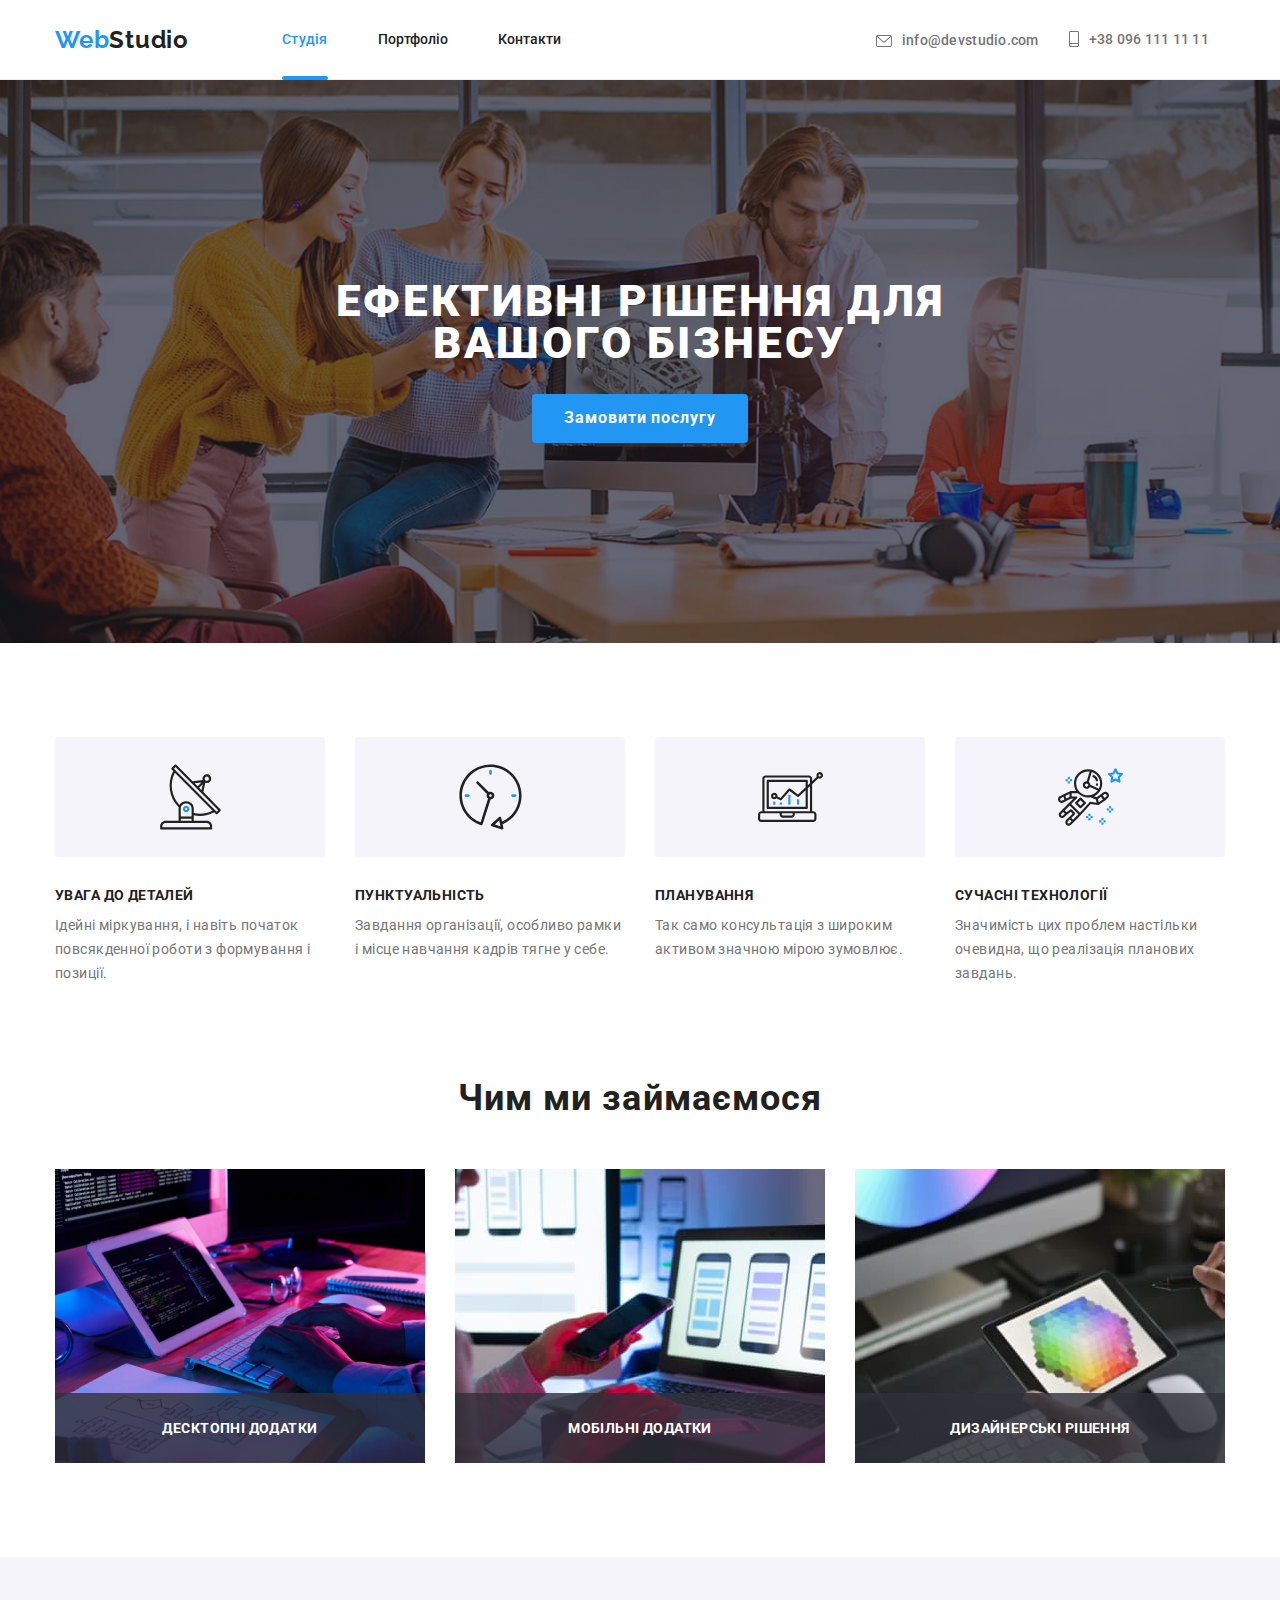
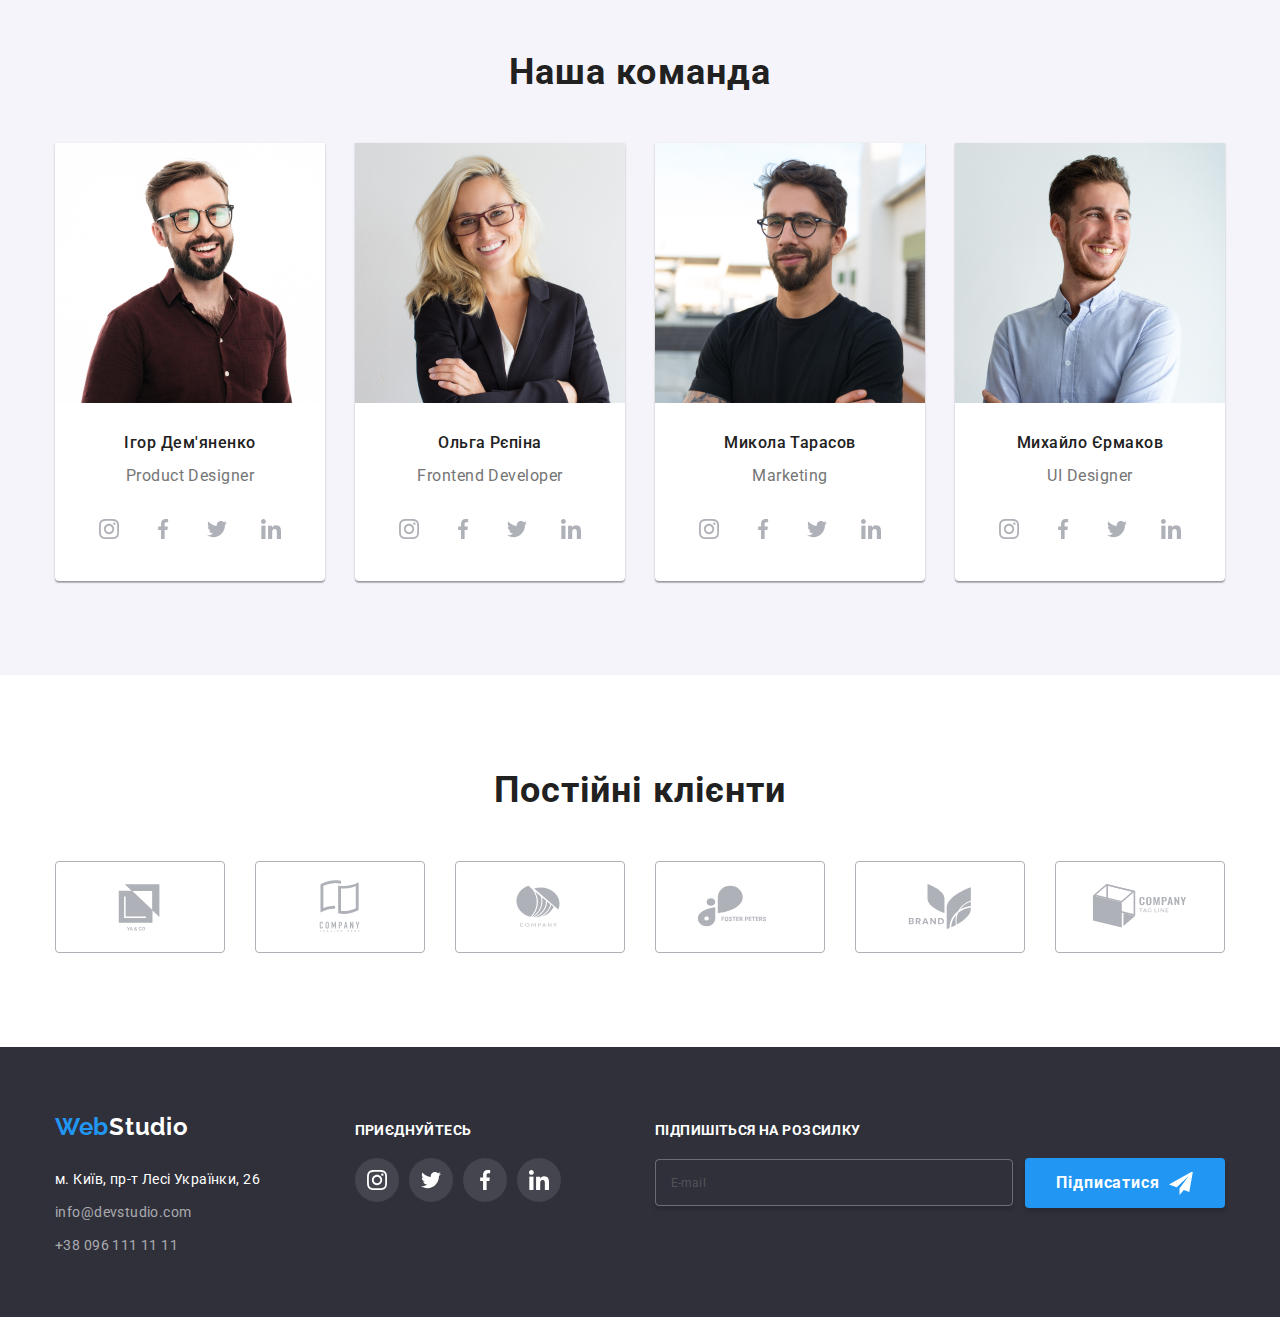
<file: index.html>
<!DOCTYPE html>
<html lang="en">

<head>
    <meta charset="UTF-8">
    <meta name="viewport" content="width=viewport-width, initial-scale=1.0">
    <link rel="preconnect" href="https://fonts.googleapis.com">
    <link rel="preconnect" href="https://fonts.googleapis.com">
    <link rel="preconnect" href="https://fonts.gstatic.com" crossorigin>
    <link
        href="https://fonts.googleapis.com/css2?family=Raleway:wght@700&family=Roboto:wght@400;500;700;900&display=swap"
        rel="stylesheet">
    <link rel="stylesheet" href="https://cdnjs.cloudflare.com/ajax/libs/modern-normalize/2.0.0/modern-normalize.min.css"
        integrity="sha512-4xo8blKMVCiXpTaLzQSLSw3KFOVPWhm/TRtuPVc4WG6kUgjH6J03IBuG7JZPkcWMxJ5huwaBpOpnwYElP/m6wg=="
        crossorigin="anonymous" referrerpolicy="no-referrer" />
    <link rel="stylesheet" href="./css/main.min.css">

    <title>first-page</title>
</head>

<body class="main">

    <header class="page-header">

        <div class="conteiner page-header-conteiner">
            <nav class="navigation">
                <a href="#" class="navigation__logo-link-header"><span class="colortext">Web</span>Studio</a>
            </nav>
            <div class="header-navigation">

                <div class="page-header-conteiner">
                    <ul class="navigation__item nav-link">
                        <li class="navigation__list">
                            <a class="navigation__main-link navigation__link-header" href="#">Студія</a>
                        </li>

                        <li class="navigation__list">
                            <a class="navigation__link navigation__link-header" href="./portfolio.html">Портфоліо</a>
                        </li>

                        <li class="navigation__list">
                            <a class="navigation__link navigation__link-header" href="#">Контакти</a>
                        </li>
                    </ul>
                </div>

                <div class="page-header-conteiner contacts-block">
                    <ul class="navigation-contact nav-link">
                        <li class="navigation-contact">
                            <a class="navigation-contact__mail-header contact" href="/">
                                <svg class="email" width="16" height="11.996">
                                    <use href="./images/sprite.svg#mail"> </use>
                                </svg>
                                info@devstudio.com</a>
                        </li>
                        <li class="navigation-contact">
                            <a class="   contact" href="/">
                                <svg class="telephone" width="10" height="15.995">
                                    <use href="./images/sprite.svg#telephone"> </use>
                                </svg> +38 096 111 11 11</a>
                        </li>
                    </ul>
                </div>

            </div>

            <button type="button" class="button" data-menu-button>
                <svg class="close" width="40" height="40" aria-label="переключатель мобільного меню">
                    <use href="./images/sprite-mobile-menu.svg#icon-menu" class="icon-menu"></use>
                    <use href="./images/sprite-mobile-menu.svg#icon-close" class="close-icon"></use>
                </svg>
            </button>

            <div class="mobile-menu" id="mobile-menu" data-menu>
                <ul class="mobile-menu__nav">
                    <li class="mobile-menu__main-list">
                        <a href="./" class="mobile-menu__nav-main-link">Студія</a>

                    </li>
                    <li class="mobile-menu__list">
                        <a href="./portfolio.html" class="mobile-menu__nav-link link-mob-menu link-mobile">Портфоліо</a>
                    </li>
                    <li class="mobile-menu__list">
                        <a href="./" class="mobile-menu__nav-link link-mob-menu link-mobile">Контакти</a>
                    </li>
                </ul>
                <ul class="mobile-menu__contacts">
                    <li class="mobile-menu__contact-list">
                        <a href="tel:+380961111111" class="mobile-menu__main-link link-mob-menu">+38 096 111 11 11</a>
                    </li>

                    <li class="mobile-menu__contact-list">
                        <a href="mailto:info@devstudio.com"
                            class="mobile-menu__contact-link link-mobile">info@devstudio.com</a>
                    </li>
                </ul>
                <ul class="mobile-menu__socials">
                    <li class="mobile-menu__social-list">
                        <a href="/" class="mobile-menu__social-link">Instagram</a>
                    </li>
                    <li class="mobile-menu__social-list">
                        <a href="/" class="mobile-menu__social-link">Twitter</a>
                    </li>
                    <li class="mobile-menu__social-list">
                        <a href="/" class="mobile-menu__social-link">Facebook</a>
                    </li>
                    <li class="mobile-menu__social-list">
                        <a href="/" class="mobile-menu__social-link">LinkedIn</a>
                    </li>
                </ul>
            </div>
        </div>

    </header>

    <main>


        <section class="introduction">
            <div class="heros">
                <h1 class="introduction__text-table">ЕФЕКТИВНІ РІШЕННЯ ДЛЯ <br> ВАШОГО БІЗHЕСУ</h1>
                <button class="introduction__button" data-modal-open>Замовити послугу</button>
            </div>
        </section>

        <div class="backdrop is-hidden" data-modal>
            <div class="modal">
                <button type="button" class="close-btn" data-modal-close>
                    <svg class="close" height="26">
                        <use href="./images/sprite-mobile-menu.svg#icon-close" class="close-icon"></use>
                    </svg>
                </button>

                <p class="form-title text-modal">Залиште свої дані, ми вам передзвонимо</p>
                <form class="modal-form">

                    <label class="form-group">
                        <span class="form-label">Імʼя</span>
                        <input class="form-input" type="text" name="user-name" />
                        <svg class="form-icon" width="18" height="18">
                            <use href="./images/icons.svg#icon-name"></use>
                        </svg>
                    </label>

                    <label class="form-group ">
                        <span class="form-label">Телефон</span>
                        <input class="form-input" type="tel" name="user-telephone" />
                        <svg class="form-icon" width="18" height="18">
                            <use href="./images/icons.svg#icon-phone"></use>
                        </svg>
                    </label>

                    <label class=" form-group">
                        <span class="form-label">пошта</span>
                        <input class="form-input" type="email" name="user-mail" />
                        <svg class="form-icon" width="18" height="18">
                            <use href="./images/icons.svg#icon-email"></use>
                        </svg>
                    </label>

                    <label class="form-group">
                        <span class="form-label">Коментар</span>
                        <textarea class="comment" name="user-comment" placeholder="Введіть текст"></textarea>
                    </label>

                    <label class="form-police">
                        <input class="checkbox chek_input" type="checkbox" />
                        <span class="custom-checkbox">
                            <svg class="custom-checkbox-svg" width="11" height="8">
                                <use href="./images/icons.svg#icon-police"></use>
                            </svg>
                        </span>
                        <span class="form-label-police">Погоджуюся з розсилкою та приймаю
                            <a class="colortext-modal" href="/">Умови договору</a>
                        </span>
                    </label>

                    <button class="btn" type="submit">Відправити</button>
                </form>
            </div>
        </div>


        <section class="feateres">
            <div class="conteiner">
                <ul class="feateres__list-item">
                    <li class="feateres__list-link">
                        <div class="feateres__features-block">
                            <svg class="features__icon" width="65" height="70px">
                                <use href="./images/sprite.svg#antenna"></use>
                            </svg>
                        </div>
                        <div class="descrp">
                            <h3 class="feateres__description">УВАГА ДО ДЕТАЛЕЙ</h3>
                            <p class="feateres__description-groups">
                                Ідейні міркування, і навіть початок повсякденної роботи
                                з
                                формування і позиції.</p>
                        </div>
                    </li>
                    <li class="feateres__list-link">
                        <div class="feateres__features-block">
                            <svg class="features__icon" width="65" height="70px">
                                <use href="./images/sprite.svg#clock"></use>
                            </svg>
                        </div>
                        <div class="descrp">
                            <h3 class="feateres__description">ПУНКТУАЛЬНІСТЬ</h3>
                            <p class="feateres__description-groups">
                                Завдання організації, особливо рамки і місце навчання
                                кадрів
                                тягне у себе.</p>
                        </div>
                    </li>
                    <li class="feateres__list-link">
                        <div class="feateres__features-block">
                            <svg class="features__icon" width="65" height="70px">
                                <use href="./images/sprite.svg#diagram"></use>
                            </svg>
                        </div>
                        <div class="descrp">
                            <h3 class="feateres__description">ПЛАНУВАННЯ</h3>
                            <p class="feateres__description-groups">
                                Так само консультація з широким активом значною мірою
                                зумовлює.</p>
                        </div>
                    </li>
                    <li class="feateres__list-link">
                        <div class="feateres__features-block">
                            <svg class="features__icon" width="65" height="70px">
                                <use href="./images/sprite.svg#astronaut"></use>
                            </svg>
                        </div>
                        <div class="descrp">
                            <h3 class="feateres__description">СУЧАСНІ ТЕХНОЛОГІЇ</h3>
                            <p class="feateres__description-groups">
                                Значимість цих проблем настільки очевидна, що реалізація
                                планових завдань.</p>
                        </div>
                    </li>
                </ul>
            </div>
        </section>


        <section class="types-work">
            <div class="conteiner">
                <h2 class="types-work__activites">Чим ми займаємося</h2>

                <ul class="type-work-sections">
                    <li class="type-work-sections__main-foto">
                        <div class="type-work-sections__description-picture">
                            <div class="type-work-sections__description-text">
                                <p class="type-work-sections__text-cards">Десктопні додатки</p>
                            </div>
                            <img class="type-work-sections__foto" srcset="
                            ./images/box-1-370.jpg 370w,
                            ./images/box-1-740.jpg 740w"
                             sizes="(min-width:1200px) 370px" src="./images/box-1-370.jpg"
                                alt="Перша фотографія" width="370" height="294">
                        </div>
                    </li>
                    <li class="type-work-sections__main-foto">
                        <div class="type-work-sections__description-picture">
                            <div class="type-work-sections__description-text">
                                <p class="type-work-sections__text-cards">Мобільні додатки</p>
                            </div>
                            <img class="type-work-sections__foto" srcset="./images/box-2-370.jpg 370w,
                            ./images/box-2-740.jpg 740w" sizes=" (min-width:1200px) 370px" src="./images/box-2-370.jpg"
                                alt="Друга фотографія">
                        </div>
                    </li>
                    <li class="type-work-sections__main-foto">
                        <div class="type-work-sections__description-picture">
                            <div class="type-work-sections__description-text">
                                <p class="type-work-sections__text-cards">Дизайнерські рішення </p>
                            </div>
                            <img class="type-work-sections__foto" srcset="
                            ./images/box-3-370.jpg 370w,
                            ./images/box-3-740.jpg 740w" sizes="(min-width:1200px) 370px" src="./images/box-3-370.jpg"
                                alt="Третя фотографія" width="370" height="294">
                        </div>
                    </li>
                </ul>
            </div>
        </section>

        <section class="team">
            <div class="conteiner">
                <h2 class="team__personnel">Наша команда</h2>

                <ul class="personnel-table">
                    <li class="personnel-table__human-information">
                        <img class="personnel-table__personnel-foto" srcset="./images/w/desktop/img-1-270.jpg 270w,
                            ./images/w/desktop/img-1-540.jpg 540w,
                            ./images/w/tablet/img-1-354.jpg 354w,
                            ./images/w/tablet/img-1-708.jpg 708w,
                            ./images/w/mobile/img-1-450.jpg 450w,
                            ./images/w/mobile/img-1-900.jpg 900w" sizes="
                            (min-width: 1200px) 270px, 
                            (min-width:768px) 354px,
                            (min-width:480px) 450px" src="./images/2-mobile-ihor-img.jpg" alt="Перша фотографія">
                        <div class="personnel-table__personnel-item">
                            <h3 class="personnel-table__name">Ігор Дем'яненко</h3>
                            <p class="personnel-table__work">Product Designer</p>
                            <ul class="personnel-table__social-link-item">
                                <li class="personnel-table__social-link-list">
                                    <a class="personnel-table__link" href="/">
                                        <svg class="personnel-table__sicoal-link-team" width="20" height="20">
                                            <use class="personnel-table__social-link-icon"
                                                href="./images/sprite.svg#instagram"> </use>
                                        </svg>
                                    </a>
                                </li>
                                <li class="personnel-table__social-link-list">
                                    <a class="personnel-table__link" href="/">
                                        <svg class="personnel-table__sicoal-link-team" width="20" height="20">
                                            <use class="personnel-table__social-link-icon"
                                                href="./images/sprite.svg#facebook"> </use>
                                        </svg>
                                    </a>
                                </li>
                                <li class="personnel-table__social-link-list">
                                    <a class="personnel-table__link" href="/">
                                        <svg class="personnel-table__sicoal-link-team" width="20" height="20">
                                            <use class="personnel-table__social-link-icon"
                                                href="./images/sprite.svg#twitter" width="20" height="20"> </use>
                                        </svg>
                                    </a>
                                </li>
                                <li class="personnel-table__social-link-list">
                                    <a class="personnel-table__link" href="/">
                                        <svg class="personnel-table__sicoal-link-team" width="20" height="20">
                                            <use class="personnel-table__social-link-icon"
                                                href="./images/sprite.svg#linkedin" width="20" height="20"> </use>
                                        </svg>
                                    </a>
                                </li>
                            </ul>
                        </div>
                    </li>
                    <li class="personnel-table__human-information">
                        <img class="personnel-table__personnel-foto" srcset="./images/w/desktop/img-2-270.jpg 270w,
                            ./images/w/desktop/img-2-540.jpg 540w,
                            ./images/w/tablet/img-2-354.jpg 354w,
                            ./images/w/tablet/img-2-708.jpg 708w,
                            ./images/w/mobile/img-2-450.jpg 450w,
                            ./images/w/mobile/img-2-900.jpg 900w" sizes="
                            (min-width: 1200px) 270px, 
                            (min-width:768px) 354px,
                            (min-width:480px) 450px" src="./images/2-mobile-olha-img.jpg" alt="Перша фотографія">
                        <div class="personnel-table__personnel-item">
                            <h3 class="personnel-table__name">Ольга Рєпіна</h3>
                            <p class="personnel-table__work">Frontend Developer</p>
                            <ul class="personnel-table__social-link-item">
                                <li class="personnel-table__social-link-list">
                                    <a class="personnel-table__link" href="/">
                                        <svg class="personnel-table__sicoal-link-team" width="20" height="20">
                                            <use class="personnel-table__social-link-icon"
                                                href="./images/sprite.svg#instagram"> </use>
                                        </svg>
                                    </a>
                                </li>
                                <li class="personnel-table__social-link-list">
                                    <a class="personnel-table__link" href="/">
                                        <svg class="personnel-table__sicoal-link-team" width="20" height="20">
                                            <use class="personnel-table__social-link-icon"
                                                href="./images/sprite.svg#facebook"> </use>
                                        </svg>
                                    </a>
                                </li>
                                <li class="personnel-table__social-link-list">
                                    <a class="personnel-table__link" href="/">
                                        <svg class="personnel-table__sicoal-link-team" width="20" height="20">
                                            <use class="personnel-table__social-link-icon"
                                                href="./images/sprite.svg#twitter" width="20" height="20"> </use>
                                        </svg>
                                    </a>
                                </li>
                                <li class="personnel-table__social-link-list">
                                    <a class="personnel-table__link" href="/">
                                        <svg class="personnel-table__sicoal-link-team" width="20" height="20">
                                            <use class="personnel-table__social-link-icon"
                                                href="./images/sprite.svg#linkedin" width="20" height="20"> </use>
                                        </svg>
                                    </a>
                                </li>
                            </ul>
                        </div>
                    </li>
                    <li class="personnel-table__human-information">
                        <img class="personnel-table__personnel-foto" srcset="
                            ./images/w/desktop/img-4-270.jpg 270w,
                            ./images/w/desktop/img-4-540.jpg 540w,
                            ./images/w/tablet/img-4-354.jpg 354w,
                            ./images/w/tablet/img-4-708.jpg 708w,
                            ./images/w/mobile/img-4-450.jpg 450w,
                            ./images/w/mobile/img-4-900.jpg 900w" sizes="
                            (min-width: 1200px) 270px, 
                            (min-width:768px) 354px,
                            (min-width:480px) 450px" src="./images/2-mobile-mykola-img.jpg" alt="Перша фотографія">
                        <div class="personnel-table__personnel-item">
                            <h3 class="personnel-table__name">Микола Тарасов</h3>
                            <p class="personnel-table__work">Marketing</p>
                            <ul class="personnel-table__social-link-item">
                                <li class="personnel-table__social-link-list">
                                    <a class="personnel-table__link" href="/">
                                        <svg class="personnel-table__sicoal-link-team" width="20" height="20">
                                            <use class="personnel-table__social-link-icon"
                                                href="./images/sprite.svg#instagram"> </use>
                                        </svg>
                                    </a>
                                </li>
                                <li class="personnel-table__social-link-list">
                                    <a class="personnel-table__link" href="/">
                                        <svg class="personnel-table__sicoal-link-team" width="20" height="20">
                                            <use class="personnel-table__social-link-icon"
                                                href="./images/sprite.svg#facebook"> </use>
                                        </svg>
                                    </a>
                                </li>
                                <li class="personnel-table__social-link-list">
                                    <a class="personnel-table__link" href="/">
                                        <svg class="personnel-table__sicoal-link-team" width="20" height="20">
                                            <use class="personnel-table__social-link-icon"
                                                href="./images/sprite.svg#twitter" width="20" height="20"> </use>
                                        </svg>
                                    </a>
                                </li>
                                <li class="personnel-table__social-link-list">
                                    <a class="personnel-table__link" href="/">
                                        <svg class="personnel-table__sicoal-link-team" width="20" height="20">
                                            <use class="personnel-table__social-link-icon"
                                                href="./images/sprite.svg#linkedin" width="20" height="20"> </use>
                                        </svg>
                                    </a>
                                </li>
                            </ul>
                        </div>
                    </li>
                    <li class="personnel-table__human-information">
                        <img class="personnel-table__personnel-foto" srcset="
                            ./images/w/desktop/img-3-270.jpg 270w,
                            ./images/w/desktop/img-3-540.jpg 540w,
                            ./images/w/tablet/img-3-354.jpg 354w,
                            ./images/w/tablet/img-3-708.jpg 708w,
                            ./images/w/mobile/img-3-450.jpg 450w,
                            ./images/w/mobile/img-3-900.jpg 900w" sizes="
                            (min-width: 1200px) 270px, 
                            (min-width:768px) 354px,
                            (min-width:480px) 450px" src="./images/2-mobile-mykhailo-img.jpg" alt="Перша фотографія">
                        <div class="personnel-table__personnel-item">
                            <h3 class="personnel-table__name">Михайло Єрмаков</h3>
                            <p class="personnel-table__work">UI Designer</p>
                            <ul class="personnel-table__social-link-item">
                                <li class="personnel-table__social-link-list">
                                    <a class="personnel-table__link" href="/">
                                        <svg class="personnel-table__sicoal-link-team" width="20" height="20">
                                            <use class="personnel-table__social-link-icon"
                                                href="./images/sprite.svg#instagram"> </use>
                                        </svg>
                                    </a>
                                </li>
                                <li class="personnel-table__social-link-list">
                                    <a class="personnel-table__link" href="/">
                                        <svg class="personnel-table__sicoal-link-team" width="20" height="20">
                                            <use class="personnel-table__social-link-icon"
                                                href="./images/sprite.svg#facebook"> </use>
                                        </svg>
                                    </a>
                                </li>
                                <li class="personnel-table__social-link-list">
                                    <a class="personnel-table__link" href="/">
                                        <svg class="personnel-table__sicoal-link-team" width="20" height="20">
                                            <use class="personnel-table__social-link-icon"
                                                href="./images/sprite.svg#twitter" width="20" height="20"> </use>
                                        </svg>
                                    </a>
                                </li>
                                <li class="personnel-table__social-link-list">
                                    <a class="personnel-table__link" href="/">
                                        <svg class="personnel-table__sicoal-link-team" width="20" height="20">
                                            <use class="personnel-table__social-link-icon"
                                                href="./images/sprite.svg#linkedin" width="20" height="20"> </use>
                                        </svg>
                                    </a>
                                </li>
                            </ul>
                        </div>
                    </li>
                </ul>
            </div>
        </section>

        <section class="regulars-customers">
            <div class="conteiner">
                <h2 class="customers">Постійні клієнти</h2>
                <ul class="regular-customer">
                    <li class="regular-customer__list">
                        <a class="regular-customer__link" href="/">
                            <svg class="regular-customer__icon" width="106" height="60">
                                <use href="./images/sprite.svg#logo"></use>
                            </svg>
                        </a>
                    </li>
                    <li class="regular-customer__list">
                        <a class="regular-customer__link" href="/">
                            <svg class="regular-customer__icon" width="106" height="60">
                                <use href="./images/sprite.svg#logo1"></use>
                            </svg>
                        </a>
                    </li>
                    <li class="regular-customer__list">
                        <a class="regular-customer__link" href="/">
                            <svg class="regular-customer__icon" width="106" height="60">
                                <use href="./images/sprite.svg#logo2"></use>
                            </svg>
                        </a>
                    </li>
                    <li class="regular-customer__list">
                        <a class="regular-customer__link" href="/">
                            <svg class="regular-customer__icon" width="106" height="60">
                                <use href="./images/sprite.svg#logo3"></use>
                            </svg>
                        </a>
                    </li>
                    <li class="regular-customer__list">
                        <a class="regular-customer__link" href="/">
                            <svg class="regular-customer__icon" width="106" height="60">
                                <use href="./images/sprite.svg#logo4"></use>
                            </svg>
                        </a>
                    </li>
                    <li class="regular-customer__list">
                        <a class="regular-customer__link" href="/">
                            <svg class="regular-customer__icon" width="106" height="60">
                                <use href="./images/sprite.svg#logo5"></use>
                            </svg>
                        </a>
                    </li>
                </ul>
            </div>
        </section>

    </main>

    <footer class="footer">
        <div class="conteiner footer-conteiner">
            <div class="footer-block">
                <a class="logo-link-footer" href="#"><span class="colortext">Web</span>Studio</a>
                <address class="navigation-footer">
                    <ul class="navigation-footer__social-item-footer">
                        <li class="navigation-footer__address-link">
                            <a class="navigation-footer__address-description" href="/">
                                м. Київ, пр-т Лесі Українки, 26 </a>
                        </li>
                        <li class="navigation-footer__address-link">
                            <a class="navigation-footer__mail" href="/">info@devstudio.com</a>
                        </li>
                        <li class="navigation-footer__address-link">
                            <a class="navigation-footer__contact-number" href="/">+38 096 111 11 11</a>
                        </li>
                    </ul>
                </address>
            </div>

            <div class="join-footer-conteiner">
                <p class="join-footer-conteiner__join">ПРИЄДНУЙТЕСЬ</p>
                <ul class="join-footer-conteiner__social-item-footer">
                    <li class="join-footer-conteiner__social-list-footer">
                        <a class="join-footer-conteiner__link-footer" href="/">
                            <svg width="20" height="20">
                                <use class="social-link-icon-footer" href="./images/sprite.svg#instagram"> </use>
                            </svg>
                        </a>
                    </li>
                    <li class="join-footer-conteiner__social-list-footer">
                        <a class="join-footer-conteiner__link-footer" href="/">
                            <svg width="20" height="20">
                                <use class="social-link-icon-footer" href="./images/sprite.svg#twitter"> </use>
                            </svg>
                        </a>
                    </li>
                    <li class="join-footer-conteiner__social-list-footer">
                        <a class="join-footer-conteiner__link-footer" href="/">
                            <svg width="20" height="20">
                                <use class="social-link-icon-footer" href="./images/sprite.svg#facebook"> </use>
                            </svg>
                        </a>
                    </li>
                    <li class="join-footer-conteiner__social-list-footer">
                        <a class="join-footer-conteiner__link-footer" href="/">
                            <svg width="20" height="20">
                                <use class="social-link-icon-footer" href="./images/sprite.svg#linkedin"> </use>
                            </svg>
                        </a>
                    </li>
                </ul>
            </div>

            <div class="subscribe-group-footer">
                <p class="subscribe-group-footer__subscribe-footer">Підпишіться на розсилку</p>
                <form class="form-footer" action="#">
                    <input class="subscribe-group-footer__input-footer" type="email" placeholder="E-mail" />

                    <button class="subscribe-group-footer__btn-main-footer" type="submit">
                        <svg class="send-icon" width="24" height="24">
                            <use href="./images/icons.svg#icon-telegram"></use>
                        </svg> Підписатися</button>
                </form>
            </div>
        </div>
    </footer>

    <script src="./js/modal.js"></script>
    <script src="./js/mobile-menu.js"></script>
</body>

</html>
</file>
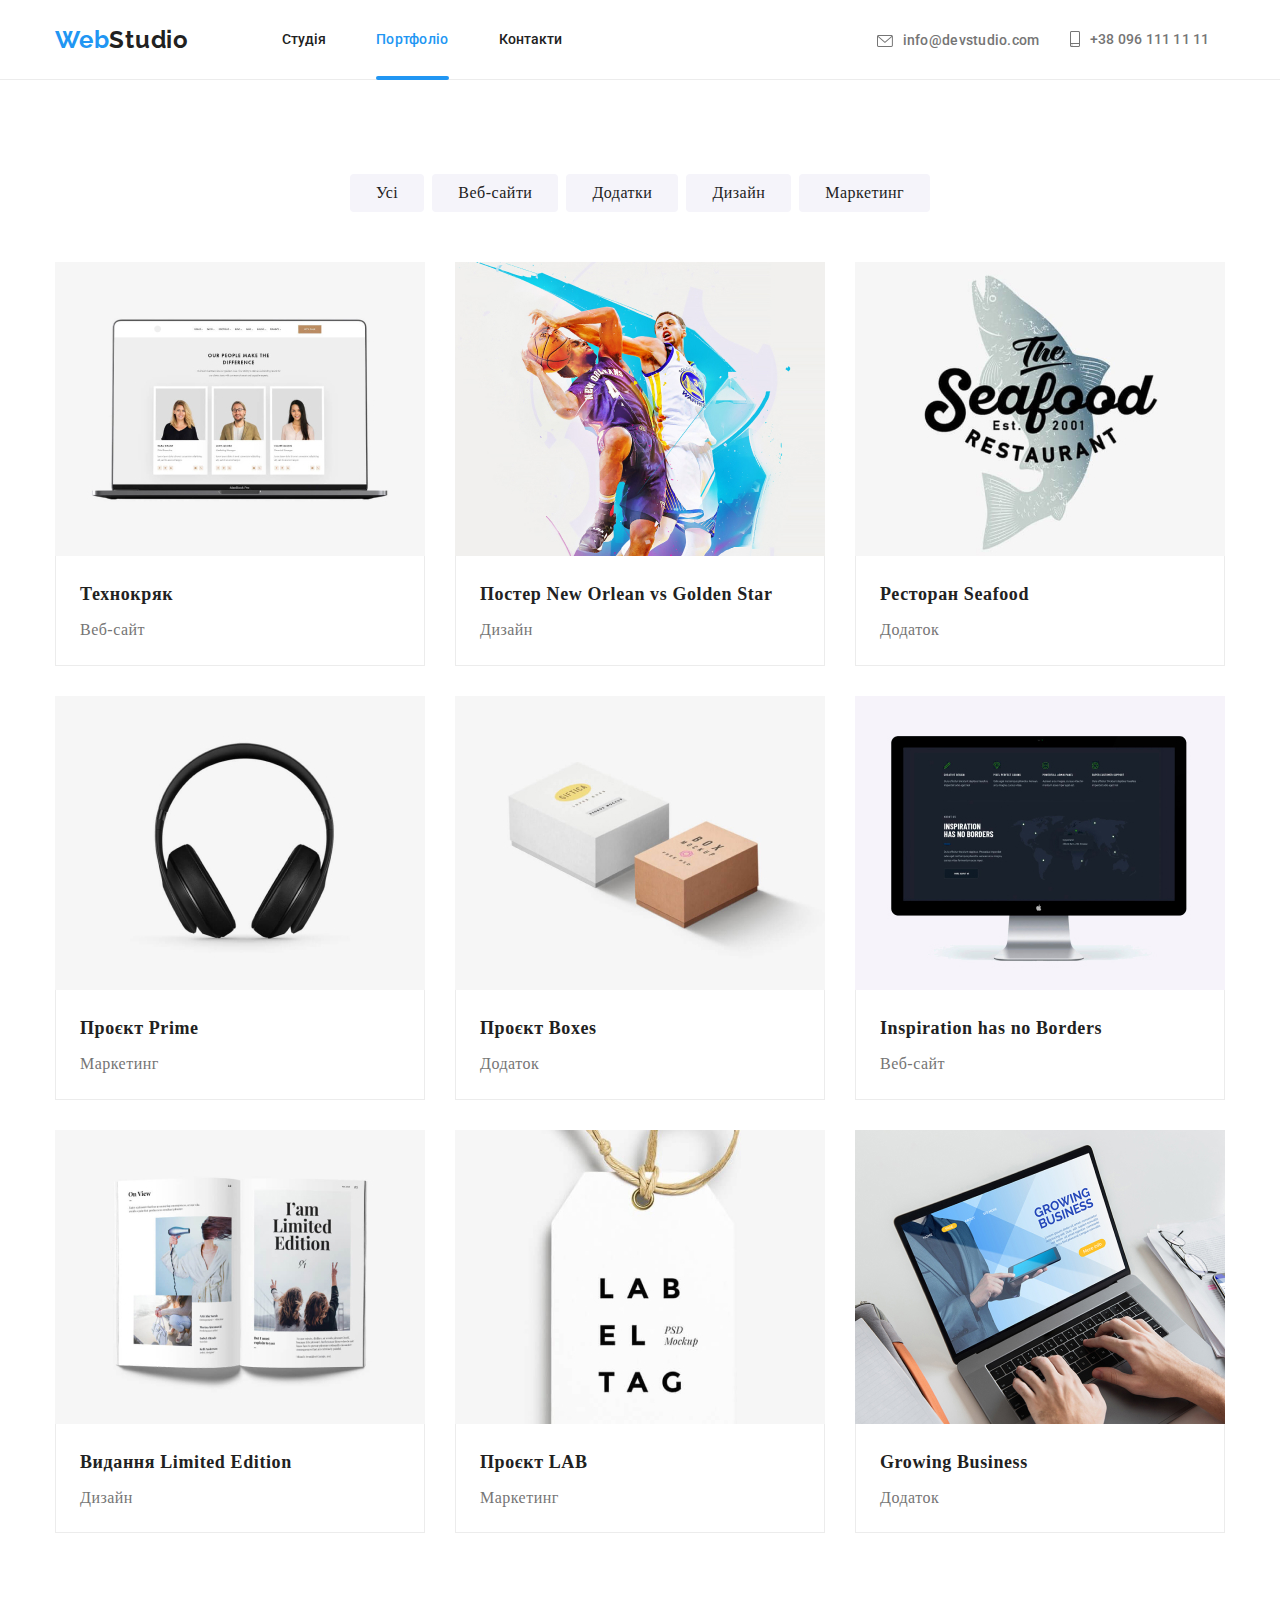
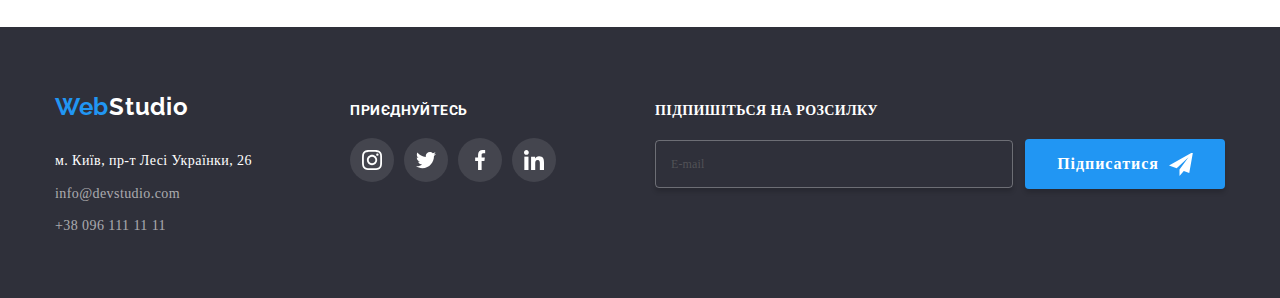
<file: portfolio.html>
<!DOCTYPE html>
<html lang="en">

<head>
    <meta charset="UTF-8">
    <meta name="viewport" content="width=device-width, initial-scale=1.0">
    <link rel="preconnect" href="https://fonts.googleapis.com">
    <link rel="preconnect" href="https://fonts.googleapis.com">
    <link rel="preconnect" href="https://fonts.gstatic.com" crossorigin>
    <link
        href="https://fonts.googleapis.com/css2?family=Raleway:wght@700&family=Roboto:wght@400;500;700;900&display=swap"
        rel="stylesheet">
    <link rel="stylesheet" href="https://cdnjs.cloudflare.com/ajax/libs/modern-normalize/2.0.0/modern-normalize.min.css"
        integrity="sha512-4xo8blKMVCiXpTaLzQSLSw3KFOVPWhm/TRtuPVc4WG6kUgjH6J03IBuG7JZPkcWMxJ5huwaBpOpnwYElP/m6wg=="
        crossorigin="anonymous" referrerpolicy="no-referrer" />

    <link rel="stylesheet" href="./css/main.min.css">

    <title>Portfolio</title>
</head>

<body class="main-portfolio">
    <header class="page-header">

        <div class="conteiner page-header-conteiner">
            <nav class="navigation">
                <a href="#" class="navigation__logo-link-header"><span class="colortext">Web</span>Studio</a>
            </nav>
            <div class="header-navigation">

                <div class="page-header-conteiner">
                    <ul class="navigation__item nav-link">
                        <li class="navigation__list">
                            <a class="navigation__link navigation__link-header" href="./index.html">Студія</a>
                        </li>

                        <li class="navigation__list">
                            <a class="navigation__main-link navigation__link-header" href="#">Портфоліо</a>
                        </li>

                        <li class="navigation__list">
                            <a class="navigation__link navigation__link-header" href="#">Контакти</a>
                        </li>
                    </ul>
                </div>

                <div class="page-header-conteiner contacts-block">
                    <ul class="navigation-contact nav-link">
                        <li class="navigation-contact">
                            <a class="navigation-contact__mail-header contact" href="">
                                <svg class="email" width="16" height="11.996">
                                    <use href="./images/sprite.svg#mail"> </use>
                                </svg>
                                info@devstudio.com</a>
                        </li>
                        <li class="navigation-contact">
                            <a class="   contact" href="">
                                <svg class="telephone" width="10" height="15.995">
                                    <use href="./images/sprite.svg#telephone"> </use>
                                </svg> +38 096 111 11 11</a>
                        </li>
                    </ul>
                </div>

            </div>

            <button type="button" class="button" data-menu-button>
                <svg class="close" width="40" height="40" aria-label="переключатель мобільного меню">
                    <use href="./images/sprite-mobile-menu.svg#icon-menu" class="icon-menu"></use>
                    <use href="./images/sprite-mobile-menu.svg#icon-close" class="close-icon"></use>
                </svg>
            </button>

            <div class="mobile-menu" id="mobile-menu" data-menu>
                <ul class="mobile-menu__nav">
                    <li class="mobile-menu__main-list">
                        <a href="./" class="mobile-menu__nav-link link-mobile">Студія</a>

                    </li>
                    <li class="mobile-menu__list">
                        <a href="./portfolio.html" class="mobile-menu__nav-main-link link-mobile">Портфоліо</a>
                    </li>
                    <li class="mobile-menu__list">
                        <a href="./" class="mobile-menu__nav-link link-mobile">Контакти</a>
                    </li>
                </ul>
                <ul class="mobile-menu__contacts">
                    <li class="mobile-menu__contact-list">
                        <a href="tel:+380961111111" class="mobile-menu__main-link link-mob-menu">+38 096 111 11 11</a>
                    </li>

                    <li class="mobile-menu__contact-list">
                        <a href="mailto:info@devstudio.com"
                            class="mobile-menu__contact-link link-mobile">info@devstudio.com</a>
                    </li>
                </ul>
                <ul class="mobile-menu__socials">
                    <li class="mobile-menu__social-list">
                        <a href="" class="mobile-menu__social-link">Instagram</a>
                    </li>
                    <li class="mobile-menu__social-list">
                        <a href="" class="mobile-menu__social-link">Twitter</a>
                    </li>
                    <li class="mobile-menu__social-list">
                        <a href="" class="mobile-menu__social-link">Facebook</a>
                    </li>
                    <li class="mobile-menu__social-list">
                        <a href="" class="mobile-menu__social-link">LinkedIn</a>
                    </li>
                </ul>
            </div>
        </div>

    </header>

    <main>
        <section class="main-list">
            <div class="conteiner">
                <ul class="main-button">
                    <li class="buttons">
                        <a href="">
                            <button class="btn-prtf buttons-list">Усі</button>
                        </a>
                    </li>
                    <li class="buttons">
                        <a href="">
                            <button class="btn-prtf buttons-list">Веб-сайти</button>
                        </a>
                    </li>
                    <li class="buttons">
                        <a href="">
                            <button class="btn-prtf buttons-list">Додатки</button>
                        </a>
                    </li>
                    <li class="buttons">
                        <a href="">
                            <button class="btn-prtf buttons-list">Дизайн</button>
                        </a>
                    </li>
                    <li class="buttons">
                        <a href="">
                            <button class="btn-prtf buttons-list">Маркетинг</button>
                        </a>
                    </li>
                </ul>

                <ul class="portfolio-list">
                    <!-- 1 -->
                    <li class="portfolio-cards">
                        <a class="cards" href="#1">
                            <div class="actions">
                                <p class="text-description">Ресурс пропонує комплексні пропозиції з різним
                                    рівнем
                                    функціоналу та сервісів.
                                    Все це дозволить відвідувачу отримати вичерпні відомості про
                                    компанію чи приватну особу.</p>
                                <img class="peacture" srcset="
                                    ./images/desktop-boxes/img-1-370.jpg 370w,
                                    ./images/desktop-boxes/img-1-740.jpg 740w,
                                    ./images/tablet-boxes/img-1-354.jpg 354w,
                                    ./images/tablet-boxes/img-1-708.jpg 708w,
                                    ./images/mobile-boxes/img-1-450.jpg 450w,
                                    ./images/mobile-boxes/img-1-900.jpg 900w" sizes="
                                    (min-width:1200px) 370px,
                                    (min-width:768px) 354px,
                                    (min-width:480px)  450px,
                                    (max-width:480px)" src="./images/img (1).jpg" alt="Перша фотографія">
                            </div>

                            <div class="description-cards">
                                <h3 class="table-of-project">Технокряк</h3>
                                <p class="description-of-project">Веб-сайт</p>
                            </div>
                        </a>
                    </li>
                    <!-- 2 -->
                    <li class="portfolio-cards">
                        <a class="cards" href="#2">
                            <div class="actions">
                                <p class="text-description">Ресурс пропонує комплексні пропозиції з різним рівнем
                                    функціоналу та сервісів.
                                    Все це дозволить відвідувачу отримати вичерпні відомості про
                                    компанію чи приватну особу.</p>
                                <img class="peacture" srcset="
                                    ./images/desktop-boxes/img-2-370.jpg 370w,
                                    ./images/desktop-boxes/img-2-740.jpg 740w,
                                    ./images/tablet-boxes/img-2-354.jpg 354w,
                                    ./images/tablet-boxes/img-2-708.jpg 708w,
                                    ./images/mobile-boxes/img-2-450.jpg 450w,
                                    ./images/mobile-boxes/img-2-900.jpg 900w" sizes="
                                    (min-width:1200px) 370px,
                                    (min-width:768px) 354px,
                                    (min-width:480px)  450px,
                                    (max-width:480px)" src="./images/img (2).jpg" alt="Друга фотографія">
                            </div>
                            <div class="description-cards">
                                <h3 class="table-of-project">Постер New Orlean vs Golden Star</h3>
                                <p class="description-of-project">Дизайн</p>
                            </div>
                        </a>
                    </li>
                    <!-- 3 -->
                    <li class="portfolio-cards">
                        <a class="cards" href="#3">
                            <div class="actions">
                                <p class="text-description">Ресурс пропонує комплексні пропозиції з різним рівнем
                                    функціоналу та сервісів.
                                    Все це дозволить відвідувачу отримати вичерпні відомості про
                                    компанію чи приватну особу.</p>
                                <img class="peacture" srcset="
                                    ./images/desktop-boxes/img-3-370.jpg 370w,
                                    ./images/desktop-boxes/img-3-740.jpg 740w,
                                    ./images/tablet-boxes/img-3-354.jpg 354w,
                                    ./images/tablet-boxes/img-3-708.jpg 708w,
                                    ./images/mobile-boxes/img-3-450.jpg 450w,
                                    ./images/mobile-boxes/img-3-900.jpg 900w" sizes="
                                    (min-width:1200px) 370px,
                                    (min-width:768px) 354px,
                                    (min-width:480px)  450px,
                                    (max-width:480px)" src="./images/img (3).jpg" alt="Третя фотографія">
                            </div>
                            <div class="description-cards">
                                <h3 class="table-of-project">Ресторан Seafood</h3>
                                <p class="description-of-project">Додаток</p>
                            </div>
                        </a>
                    </li>
                    <!-- 4 -->
                    <li class="portfolio-cards">
                        <a class="cards" href="#4">
                            <div class="descrp">
                                <div class="actions">
                                    <p class="text-description">Ресурс пропонує комплексні пропозиції з різним
                                        рівнем
                                        функціоналу та сервісів.
                                        Все це дозволить відвідувачу отримати вичерпні відомості про
                                        компанію чи приватну особу.</p>
                                    <img class="peacture" srcset="
                                    ./images/desktop-boxes/img-4-370.jpg 370w,
                                    ./images/desktop-boxes/img-4-740.jpg 740w,
                                    ./images/tablet-boxes/img-4-354.jpg 354w,
                                    ./images/tablet-boxes/img-4-708.jpg 708w,
                                    ./images/mobile-boxes/img-4-450.jpg 450w,
                                    ./images/mobile-boxes/img-4-900.jpg 900w" sizes="
                                    (min-width:1200px) 370px,
                                    (min-width:768px) 354px,
                                    (min-width:480px)  450px,
                                    (max-width:480px)" src="./images/img (4).jpg" alt="Четверта фотографія">
                                </div>

                                <div class="description-cards">
                                    <h3 class="table-of-project">Проєкт Prime</h3>
                                    <p class="description-of-project">Маркетинг</p>
                                </div>
                            </div>
                        </a>
                    </li>
                    <!-- 5 -->
                    <li class="portfolio-cards">
                        <a class="cards" href="#5">
                            <div class="actions">
                                <p class="text-description">Ресурс пропонує комплексні пропозиції з різним рівнем
                                    функціоналу та сервісів.
                                    Все це дозволить відвідувачу отримати вичерпні відомості про
                                    компанію чи приватну особу.</p>
                                <img class="peacture" srcset="
                                    ./images/desktop-boxes/img-5-370.jpg 370w,
                                    ./images/desktop-boxes/img-5-740.jpg 740w,
                                    ./images/tablet-boxes/img-5-354.jpg 354w,
                                    ./images/tablet-boxes/img-5-708.jpg 708w,
                                    ./images/mobile-boxes/img-5-450.jpg 450w,
                                    ./images/mobile-boxes/img-5-900.jpg 900w" sizes="
                                    (min-width:1200px) 370px,
                                    (min-width:768px) 354px,
                                    (min-width:480px)  450px,
                                    (max-width:480px)" src="./images/img (5).jpg" alt="П'ята фотографія">
                            </div>
                            <div class="description-cards">
                                <h3 class="table-of-project">Проєкт Boxes</h3>
                                <p class="description-of-project">Додаток</p>
                            </div>
                        </a>
                    </li>
                    <!-- 6 -->
                    <li class="portfolio-cards ">
                        <a class="cards" href="#6">
                            <div class="actions">
                                <p class="text-description">Ресурс пропонує комплексні пропозиції з різним рівнем
                                    функціоналу та сервісів.
                                    Все це дозволить відвідувачу отримати вичерпні відомості про
                                    компанію чи приватну особу.</p>
                                <img class="peacture" srcset="
                                    ./images/desktop-boxes/img-6-370.jpg 370w,
                                    ./images/desktop-boxes/img-6-740.jpg 740w,
                                    ./images/tablet-boxes/img-6-354.jpg 354w,
                                    ./images/tablet-boxes/img-6-708.jpg 708w,
                                    ./images/mobile-boxes/img-6-450.jpg 450w,
                                    ./images/mobile-boxes/img-6-900.jpg 900w" sizes="
                                    (min-width:1200px) 370px,
                                    (min-width:768px) 354px,
                                    (min-width:480px)  450px,
                                    (max-width:480px)" src="./images/img (6).jpg" alt="Шоста фотографія">
                            </div>
                            <div class="description-cards">
                                <h3 class="table-of-project">Inspiration has no Borders</h3>
                                <p class="description-of-project">Веб-сайт</p>
                            </div>
                        </a>
                    </li>
                    <!-- 7 -->
                    <li class="portfolio-cards">
                        <a class="cards" href="#7">
                            <div class="actions">
                                <p class="text-description">Ресурс пропонує комплексні пропозиції з різним рівнем
                                    функціоналу та сервісів.
                                    Все це дозволить відвідувачу отримати вичерпні відомості про
                                    компанію чи приватну особу.</p>
                                <img class="peacture" srcset="
                                    ./images/desktop-boxes/img-7-370.jpg 370w,
                                    ./images/desktop-boxes/img-7-740.jpg 740w,
                                    ./images/tablet-boxes/img-7-354.jpg 354w,
                                    ./images/tablet-boxes/img-7-708.jpg 708w,
                                    ./images/mobile-boxes/img-7-450.jpg 450w,
                                    ./images/mobile-boxes/img-7-900.jpg 900w
                                    " sizes="
                                    (min-width:1200px) 370px,
                                    (min-width:768px) 354px,
                                    (min-width:480px)  450px,
                                    (max-width:480px)" src="./images/img (7).jpg" alt="Сьома фотографія">
                            </div>
                            <div class="description-cards">
                                <h3 class="table-of-project">Видання Limited Edition</h3>
                                <p class="description-of-project">Дизайн</p>
                            </div>
                        </a>
                    </li>
                    <!-- 8 -->
                    <li class="portfolio-cards">
                        <a class="cards" href="#8">
                            <div class="actions">
                                <p class="text-description">Ресурс пропонує комплексні пропозиції з різним рівнем
                                    функціоналу та сервісів.
                                    Все це дозволить відвідувачу отримати вичерпні відомості про
                                    компанію чи приватну особу.</p>
                                <img class="peacture" srcset="
                                    ./images/desktop-boxes/img-8-370.jpg 370w,
                                    ./images/desktop-boxes/img-8-740.jpg 740w,
                                    ./images/tablet-boxes/img-8-354.jpg 354w,
                                    ./images/tablet-boxes/img-8-708.jpg 708w,
                                    ./images/mobile-boxes/img-8-450.jpg 450w,
                                    ./images/mobile-boxes/img-8-900.jpg 900w
                                    " sizes="
                                    (min-width:1200px) 370px,
                                    (min-width:768px) 354px,
                                    (min-width:480px)  450px,
                                    (max-width:480px)" src="./images/img (8).jpg" alt="Восьма фотографія">
                            </div>
                            <div class="description-cards">
                                <h3 class="table-of-project">Проєкт LAB</h3>
                                <p class="description-of-project">Маркетинг</p>
                            </div>
                        </a>
                    </li>
                    <!-- 9 -->
                    <li class="portfolio-cards">
                        <a class="cards" href="#9">
                            <div class="actions">
                                <p class="text-description">Ресурс пропонує комплексні пропозиції з різним рівнем
                                    функціоналу та сервісів.
                                    Все це дозволить відвідувачу отримати вичерпні відомості про
                                    компанію чи приватну особу.</p>
                                <img class="peacture" srcset="
                                    ./images/desktop-boxes/img-9-370.jpg 370w, 
                                    ./images/desktop-boxes/img-9-740.jpg 740w,
                                    ./images/tablet-boxes/img-9-354.jpg 354w,
                                    ./images/tablet-boxes/img-9-708.jpg 708w,
                                    ./images/mobile-boxes/img-9-450.jpg 450w,
                                    ./images/mobile-boxes/img-9-900.jpg 900w" sizes="
                                    (min-width:1200px) 370px,
                                    (min-width:768px) 354px,
                                    (min-width:480px)  450px,
                                    (max-width:480px)" src="./images/img (9).jpg" alt="Дев'ята фотографія">
                            </div>
                            <div class="description-cards">
                                <h3 class="table-of-project">Growing Business</h3>
                                <p class="description-of-project">Додаток</p>
                            </div>
                        </a>
                    </li>
            </div>
            </ul>

            </div>
        </section>
    </main>
    <footer class="footer">
        <div class="conteiner footer-conteiner">
            <div class="footer-block">
                <a class="logo-link-footer" href="#"><span class="colortext">Web</span>Studio</a>
                <address class="navigation-footer">
                    <ul class="navigation-footer__social-item-footer">
                        <li class="navigation-footer__address-link">
                            <a class="navigation-footer__address-description" href="">
                                м. Київ, пр-т Лесі Українки, 26 </a>
                        </li>
                        <li class="navigation-footer__address-link">
                            <a class="navigation-footer__mail" href="">info@devstudio.com</a>
                        </li>
                        <li class="navigation-footer__address-link">
                            <a class="navigation-footer__contact-number" href="">+38 096 111 11 11</a>
                        </li>
                    </ul>
                </address>
            </div>

            <div class="join-footer-conteiner">
                <p class="join-footer-conteiner__join">ПРИЄДНУЙТЕСЬ</p>
                <ul class="join-footer-conteiner__social-item-footer">
                    <li class="join-footer-conteiner__social-list-footer">
                        <a class="join-footer-conteiner__link-footer" href="">
                            <svg width="20" height="20">
                                <use class="social-link-icon-footer" href="./images/sprite.svg#instagram"> </use>
                            </svg>
                        </a>
                    </li>
                    <li class="join-footer-conteiner__social-list-footer">
                        <a class="join-footer-conteiner__link-footer" href="">
                            <svg width="20" height="20">
                                <use class="social-link-icon-footer" href="./images/sprite.svg#twitter"> </use>
                            </svg>
                        </a>
                    </li>
                    <li class="join-footer-conteiner__social-list-footer">
                        <a class="join-footer-conteiner__link-footer" href="">
                            <svg width="20" height="20">
                                <use class="social-link-icon-footer" href="./images/sprite.svg#facebook"> </use>
                            </svg>
                        </a>
                    </li>
                    <li class="join-footer-conteiner__social-list-footer">
                        <a class="join-footer-conteiner__link-footer" href="">
                            <svg width="20" height="20">
                                <use class="social-link-icon-footer" href="./images/sprite.svg#linkedin"> </use>
                            </svg>
                        </a>
                    </li>
                </ul>
            </div>

            <div class="subscribe-group-footer">
                <p class="subscribe-group-footer__subscribe-footer">Підпишіться на розсилку</p>
                <form class="form-footer" action="#">
                    <input class="subscribe-group-footer__input-footer" type="email" placeholder="E-mail" />

                    <button class="subscribe-group-footer__btn-main-footer" type="submit">
                        <svg class="send-icon" width="24" height="24">
                            <use href="./images/icons.svg#icon-telegram"></use>
                        </svg> Підписатися</button>
                </form>
            </div>


        </div>
    </footer>

    <script src="./js/mobile-menu.js"></script>
</body>

</html>
</file>
<file: css/main.min.css>
:root{--color-blue: #2196F3;--background-color: #F5F4FA;--text-color-header: #212121;--color: #FFFFFF;--nav-link-color: #2196F3;--logo-colors: #000000 ##2196F3;--description-list: #757575;--color-decoration: #2F303A;--color-button: #188CE8;--transform: 250ms cubic-bezier(0.4, 0, 0.2, 1);--font-family: "Roboto", sans-serif;--trans-fust: cubic-bezier(0.4, 0, 0.2, 1)}.main{background:#fff;font-family:"Roboto",sans-serif}.body{font-family:"Roboto",sans-serif}.conteiner{margin-left:auto;margin-right:auto;padding-left:15px;padding-right:15px}@media screen and (min-width: 480px){.conteiner{width:480px}}@media screen and (min-width: 768px){.conteiner{width:768px}}@media screen and (min-width: 1200px){.conteiner{width:1200px}}.page-header-conteiner{position:relative;display:-webkit-box;display:-ms-flexbox;display:flex;-webkit-box-align:center;-ms-flex-align:center;align-items:center}.conteiner-personnel{display:-webkit-box;display:-ms-flexbox;display:flex;text-align:center}.main-conteiner{display:-webkit-box;display:-ms-flexbox;display:flex;-webkit-box-orient:horizontal;-webkit-box-direction:normal;-ms-flex-direction:row;flex-direction:row;-webkit-box-pack:justify;-ms-flex-pack:justify;justify-content:space-between;margin-top:94px}.conteiner-footer{width:1200px;margin-left:auto;margin-right:auto;padding-left:15px;padding-right:15px;text-align:center;display:-webkit-box;display:-ms-flexbox;display:flex;-ms-flex-wrap:nowrap;flex-wrap:nowrap}.cards-conteiner{width:1200px;margin-left:auto;margin-right:auto;text-align:center}.footer-conteiner{display:-webkit-box;display:-ms-flexbox;display:flex;-webkit-box-align:center;-ms-flex-align:center;align-items:center;-ms-flex-wrap:wrap;flex-wrap:wrap;-webkit-box-pack:center;-ms-flex-pack:center;justify-content:center;gap:60px}@media screen and (min-width: 480px){.footer-conteiner{-ms-flex-wrap:wrap;flex-wrap:wrap;-webkit-box-pack:center;-ms-flex-pack:center;justify-content:center;gap:60px 165px;-webkit-box-align:start;-ms-flex-align:start;align-items:flex-start}}@media screen and (min-width: 768px){.footer-conteiner{-webkit-box-align:baseline;-ms-flex-align:baseline;align-items:baseline}}@media screen and (min-width: 1200px){.footer-conteiner{gap:0}}.join-footer-conteiner{margin-left:0}@media screen and (min-width: 1200px){.join-footer-conteiner{margin-left:auto;margin-right:auto}}*{padding:0;margin:0;border:0}*,*:before,*:after{-webkit-box-sizing:border-box;box-sizing:border-box}:focus,:active{outline:none}a:focus,a:active{outline:none}nav,footer,header,aside{display:block}html,body{height:100%;width:100%;font-size:100%;line-height:1;font-size:14px;-ms-text-size-adjust:100%;-moz-text-size-adjust:100%;-webkit-text-size-adjust:100%}input,button,textarea{font-family:inherit}input::-ms-clear{display:none}button{cursor:pointer}button::-moz-focus-inner{padding:0;border:0}a,a:visited{text-decoration:none}a:hover{text-decoration:none}ul li{list-style:none}img{vertical-align:top}h1,h2,h3,h4,h5,h6{font-size:inherit;font-weight:400}.contact{display:-webkit-box;display:-ms-flexbox;display:flex;-webkit-box-align:center;-ms-flex-align:center;align-items:center;font-size:14px;color:#757575;font-style:normal;font-weight:500;line-height:normal;letter-spacing:.24px}.contact:hover,.contact:focus{color:#2196f3}.contact:hover .email,.contact:focus .email{fill:#2196f3}.contact:hover .telephone,.contact:focus .telephone{fill:#2196f3}.navigation-contact__contact-number-header:hover .telephone{fill:#2196f3}.telephone{width:10px;height:15.995px;-webkit-transition:fill 250ms cubic-bezier(0.4, 0, 0.2, 1);transition:fill 250ms cubic-bezier(0.4, 0, 0.2, 1)}.email,.telephone{margin-right:10px;fill:#757575}.navigation-contact__contact-number-header{font-size:14px;color:var(--description-list);-webkit-transition:color 250ms cubic-bezier(0.4, 0, 0.2, 1);transition:color 250ms cubic-bezier(0.4, 0, 0.2, 1)}@media screen and (max-width: 1200px){.navigation-contact__contact-number-header{font-size:12px}}.navigation-contact__mail-header{text-decoration:none;font-style:none;color:var(--description-list);font-size:14px;font-weight:500;letter-spacing:.28px;line-height:1.1;display:-webkit-box;display:-ms-flexbox;display:flex;-webkit-box-align:center;-ms-flex-align:center;align-items:center;margin-right:40px;-webkit-transition:color 250ms cubic-bezier(0.4, 0, 0.2, 1);transition:color 250ms cubic-bezier(0.4, 0, 0.2, 1)}@media screen and (max-width: 1200px){.navigation-contact__mail-header{font-size:12px;margin-right:0}}@media screen and (min-width: 1200px){.navigation-contact__mail-header{margin-right:0}}@media screen and (min-width: 768px){.navigation-contact{display:-webkit-box;display:-ms-flexbox;display:flex;-webkit-box-orient:vertical;-webkit-box-direction:normal;-ms-flex-direction:column;flex-direction:column;-webkit-box-align:baseline;-ms-flex-align:baseline;align-items:baseline;gap:10px}}@media screen and (min-width: 1200px){.navigation-contact{display:-webkit-box;display:-ms-flexbox;display:flex;-webkit-box-orient:horizontal;-webkit-box-direction:normal;-ms-flex-direction:row;flex-direction:row;gap:30px}}.email{width:16px;height:11.996px;padding:0;-webkit-transition:fill 250ms cubic-bezier(0.4, 0, 0.2, 1);transition:fill 250ms cubic-bezier(0.4, 0, 0.2, 1)}.navigation{-webkit-box-align:center;-ms-flex-align:center;align-items:center}@media screen and (min-width: 480px){.navigation{padding:16px 0;display:block}}@media screen and (max-width: 480px){.navigation{display:block;padding:16px 0}}.navigation__item{display:-webkit-box;display:-ms-flexbox;display:flex;-webkit-box-orient:horizontal;-webkit-box-direction:normal;-ms-flex-direction:row;flex-direction:row}.navigation__link:hover{color:var(--color-blue)}.page-header{border-bottom:1px solid #ececec;font-family:var(--font-family)}.navigation__link-header{display:block;padding-top:32px;padding-bottom:32px;-webkit-transition:color 250ms cubic-bezier(0.4, 0, 0.2, 1);transition:color 250ms cubic-bezier(0.4, 0, 0.2, 1);font-size:14px;font-weight:500}.navigation__main-link{color:var(--color-blue);text-decoration:none;line-height:1.1;font-weight:500;letter-spacing:.28px}.navigation__main-link::after{content:"";position:absolute;left:0;bottom:0;display:block;width:100%;height:4px;background-color:#2196f3;border-radius:4px;margin-bottom:-1px}.header-navigation{display:-webkit-box;display:-ms-flexbox;display:flex;gap:315px}@media screen and (max-width: 480px){.header-navigation{display:none}}@media screen and (min-width: 480px){.header-navigation{display:none}}@media screen and (min-width: 768px){.header-navigation{gap:94px;display:-webkit-box;display:-ms-flexbox;display:flex}}@media screen and (min-width: 1200px){.header-navigation{display:-webkit-box;display:-ms-flexbox;display:flex;gap:315px}}.navigation__logo-link-header{color:var(--text-color-header);font-size:26px;font-family:"Raleway",sans-serif;font-weight:700;line-height:1.1;letter-spacing:.78px;margin-right:92px}@media screen and (min-width: 480px){.navigation__logo-link-header{font-size:24px;margin-right:0}}@media screen and (max-width: 480px){.navigation__logo-link-header{margin-right:0;font-size:24px}}@media screen and (min-width: 768px){.navigation__logo-link-header{margin-right:88px}}@media screen and (min-width: 1200px){.navigation__logo-link-header{margin-right:93px}}.colortext{color:var(--color-blue)}.navigation__list{position:relative;margin:0}.navigation__list:not(:last-child){margin-right:50px}.navigation__list .nav-button-portfolio{color:#212121;text-decoration:none;font-size:14px;line-height:1.1;font-weight:500;letter-spacing:.28px}.navigation__link{color:#212121}.navigation_link-header{font-size:14px}.heros{display:-webkit-box;display:-ms-flexbox;display:flex;-webkit-box-orient:vertical;-webkit-box-direction:normal;-ms-flex-direction:column;flex-direction:column;-webkit-box-align:center;-ms-flex-align:center;align-items:center;background-size:cover;margin:0 auto}@media screen and (max-width: 479px){.heros{height:380px;display:-webkit-box;display:-ms-flexbox;display:flex;-webkit-box-pack:center;-ms-flex-pack:center;justify-content:center;padding:100px 0;background-image:-webkit-gradient(linear, left top, left bottom, from(rgba(47, 48, 58, 0.4)), to(rgba(47, 48, 58, 0.4))),url(../images/2-mobile-img.jpg);background-image:linear-gradient(rgba(47, 48, 58, 0.4), rgba(47, 48, 58, 0.4)),url(../images/2-mobile-img.jpg)}}@media screen and (max-width: 479px)and (min-device-pixel-ratio: 2),screen and (max-width: 479px)and (-webkit-min-device-pixel-ratio: 2),screen and (max-width: 479px)and (min-resolution: 192dpi),screen and (max-width: 479px)and (min-resolution: 2dppx){.heros{background-image:-webkit-gradient(linear, left top, left bottom, from(rgba(47, 48, 58, 0.4)), to(rgba(47, 48, 58, 0.4))),url(../images/2-mobile-img@2x.jpg);background-image:linear-gradient(rgba(47, 48, 58, 0.4), rgba(47, 48, 58, 0.4)),url(../images/2-mobile-img@2x.jpg)}}@media screen and (min-width: 480px){.heros{background-image:-webkit-gradient(linear, left top, left bottom, from(rgba(47, 48, 58, 0.4)), to(rgba(47, 48, 58, 0.4))),url(../images/2-mobile-img.jpg);background-image:linear-gradient(rgba(47, 48, 58, 0.4), rgba(47, 48, 58, 0.4)),url(../images/2-mobile-img.jpg);padding:118px 0}}@media screen and (min-width: 480px)and (min-device-pixel-ratio: 2),screen and (min-width: 480px)and (-webkit-min-device-pixel-ratio: 2),screen and (min-width: 480px)and (min-resolution: 192dpi),screen and (min-width: 480px)and (min-resolution: 2dppx){.heros{background-image:-webkit-gradient(linear, left top, left bottom, from(rgba(47, 48, 58, 0.4)), to(rgba(47, 48, 58, 0.4))),url(../images/2-mobile-img@2x.jpg);background-image:linear-gradient(rgba(47, 48, 58, 0.4), rgba(47, 48, 58, 0.4)),url(../images/2-mobile-img@2x.jpg)}}@media screen and (min-width: 768px){.heros{background-image:-webkit-gradient(linear, left top, left bottom, from(rgba(47, 48, 58, 0.4)), to(rgba(47, 48, 58, 0.4))),url(../images/3-tablet-img.jpg);background-image:linear-gradient(rgba(47, 48, 58, 0.4), rgba(47, 48, 58, 0.4)),url(../images/3-tablet-img.jpg)}}@media screen and (min-width: 768px)and (min-device-pixel-ratio: 2),screen and (min-width: 768px)and (-webkit-min-device-pixel-ratio: 2),screen and (min-width: 768px)and (min-resolution: 192dpi),screen and (min-width: 768px)and (min-resolution: 2dppx){.heros{background-image:-webkit-gradient(linear, left top, left bottom, from(rgba(47, 48, 58, 0.4)), to(rgba(47, 48, 58, 0.4))),url(../images/3-tablet-img@2x.jpg);background-image:linear-gradient(rgba(47, 48, 58, 0.4), rgba(47, 48, 58, 0.4)),url(../images/3-tablet-img@2x.jpg)}}@media screen and (min-width: 1200px){.heros{background-image:-webkit-gradient(linear, left top, left bottom, from(rgba(47, 48, 58, 0.4)), to(rgba(47, 48, 58, 0.4))),url(../images/1-desctop-img.jpg);background-image:linear-gradient(rgba(47, 48, 58, 0.4), rgba(47, 48, 58, 0.4)),url(../images/1-desctop-img.jpg);padding:200px 0;max-width:1600px;height:auto;background-repeat:no-repeat;background-position:center;background-size:cover;background-position:center}}@media screen and (min-width: 1200px)and (min-device-pixel-ratio: 2),screen and (min-width: 1200px)and (-webkit-min-device-pixel-ratio: 2),screen and (min-width: 1200px)and (min-resolution: 192dpi),screen and (min-width: 1200px)and (min-resolution: 2dppx){.heros{background-image:-webkit-gradient(linear, left top, left bottom, from(rgba(47, 48, 58, 0.4)), to(rgba(47, 48, 58, 0.4))),url(../images/1-desctop-img@2x.jpg);background-image:linear-gradient(rgba(47, 48, 58, 0.4), rgba(47, 48, 58, 0.4)),url(../images/1-desctop-img@2x.jpg)}}.introduction__text-table{color:var(--color);font-weight:900;line-height:1.3;letter-spacing:2.64px;text-align:center}@media screen and (max-width: 479px){.introduction__text-table{font-size:20px}}@media screen and (min-width: 480px){.introduction__text-table{font-size:26px;font-style:normal;font-weight:900;line-height:42px;letter-spacing:1.56px;text-transform:uppercase;margin:0}}@media screen and (min-width: 768px){.introduction__text-table{font-size:26px}}@media screen and (min-width: 1200px){.introduction__text-table{padding-top:0;font-size:44px;letter-spacing:2.64px}}.introduction{padding:0}.introduction__button{font-weight:700;font-size:16px;line-height:1.8;-webkit-box-align:center;-ms-flex-align:center;align-items:center;text-align:center;letter-spacing:.06em;color:var(--color);border-radius:4px;border:none;background-color:var(--color-blue);text-align:center;padding:10px 32px;margin-top:30px}.introduction__button:active{background-color:var(--color-button);color:var(--color)}@media screen and (min-width: 480px){.introduction__button{padding:10px 24px}}@media screen and (min-width: 768px){.introduction__button{padding:10px 32px}}.feateres__description{color:#212121;font-size:14px;font-style:normal;font-weight:700;line-height:normal;letter-spacing:.42px;text-transform:uppercase}@media screen and (max-width: 480px){.feateres__description{text-align:center}}@media screen and (min-width: 480px){.feateres__description{text-align:center}}@media screen and (min-width: 768px){.feateres__description{text-align:start}}.feateres__description-groups{color:#757575;margin-top:10px;font-size:14px;font-style:normal;font-weight:400;line-height:24px;letter-spacing:.42px}.feateres__features-block{height:120px;width:100%;display:-webkit-box;display:-ms-flexbox;display:flex;-ms-flex-wrap:wrap;flex-wrap:wrap;-ms-flex-item-align:center;align-self:center;-webkit-box-pack:center;-ms-flex-pack:center;justify-content:center;-webkit-box-align:center;-ms-flex-align:center;align-items:center;background-color:#f5f4fa;margin-bottom:30px;border-radius:4px}.feateres{padding-top:60px;padding-bottom:60px}@media screen and (min-width: 1200px){.feateres{padding:94px 0}}.feateres__list-item{display:-webkit-box;display:-ms-flexbox;display:flex;-ms-flex-wrap:wrap;flex-wrap:wrap;gap:30px}.feateres__list-link{display:-webkit-box;display:-ms-flexbox;display:flex;-webkit-box-orient:vertical;-webkit-box-direction:normal;-ms-flex-direction:column;flex-direction:column}@media screen and (max-width: 480px){.feateres__list-link{width:100%}}@media screen and (min-width: 480px){.feateres__list-link{width:450px}}@media screen and (min-width: 768px){.feateres__list-link{width:354px}}@media screen and (min-width: 1200px){.feateres__list-link{width:270px}}.type-work-sections__main-foto:not(:last-child){margin-right:30px}.type-work-sections__description-picture{position:relative;width:370px}.type-work-sections__foto{width:370px;height:294px}.types-work__activites{font-weight:700;font-size:36px;line-height:1.1;text-align:center;letter-spacing:.03em;color:var(--text-color-header);margin-top:0;margin-bottom:50px}.type-work-sections__description-text{background-color:rgba(47,48,58,.8);width:100%;height:70px;display:-webkit-box;display:-ms-flexbox;display:flex;-webkit-box-align:center;-ms-flex-align:center;align-items:center;-webkit-box-pack:center;-ms-flex-pack:center;justify-content:center;position:absolute;bottom:0;color:#fff;text-align:center;font-family:"Roboto",sans-serif;font-size:14px;font-weight:700;letter-spacing:.42px;font-style:normal;line-height:normal;text-transform:uppercase}.types-work{padding-bottom:94px}@media screen and (max-width: 1200px){.types-work{display:none}}.type-work-sections{display:-webkit-box;display:-ms-flexbox;display:flex}.personnel-table__human-information{background-color:#fff;border-radius:0 0 4px 4px;-webkit-box-shadow:0px 2px 1px 0px rgba(0,0,0,.2),0px 1px 1px 0px rgba(0,0,0,.14),0px 1px 3px 0px rgba(0,0,0,.12);box-shadow:0px 2px 1px 0px rgba(0,0,0,.2),0px 1px 1px 0px rgba(0,0,0,.14),0px 1px 3px 0px rgba(0,0,0,.12)}@media screen and (max-width: 480px){.personnel-table__human-information{width:100%}}.personnel-table{display:-webkit-box;display:-ms-flexbox;display:flex;-ms-flex-wrap:wrap;flex-wrap:wrap;-ms-flex-preferred-size:133.3333333333%;flex-basis:133.3333333333%;gap:30px}@media screen and (max-width: 480px){.personnel-table__personnel-foto{width:100%}}.team{background-color:var(--background-color);padding:60px 0}@media screen and (min-width: 1200px){.team{padding:94px 0}}.team__personnel{color:#212121;font-size:28px;font-weight:700;letter-spacing:.84px;text-align:center;font-style:normal;line-height:normal;margin-bottom:30px;margin-top:0}@media screen and (min-width: 1200px){.team__personnel{font-size:36px;letter-spacing:1.08px;margin-bottom:50px}}@media screen and (max-width: 480px){.personnel-table__personnel-item{padding:30px 0 24px 0}}@media screen and (min-width: 480px){.personnel-table__personnel-item{padding:30px 122px 24px 122px}}@media screen and (min-width: 768px){.personnel-table__personnel-item{padding:30px 74px 24px 74px}}@media screen and (min-width: 1200px){.personnel-table__personnel-item{padding:30px 32px}}.personnel-table__name{margin-bottom:10px;color:#212121;text-align:center;font-size:16px;font-style:normal;font-weight:500;line-height:normal;letter-spacing:.48px}.personnel-table__social-link-item{display:-webkit-box;display:-ms-flexbox;display:flex;gap:10px;margin-top:16px}@media screen and (max-width: 480px){.personnel-table__social-link-item{-webkit-box-pack:center;-ms-flex-pack:center;justify-content:center}}.personnel-table__social-link-icon{fill:#afb1b8;-webkit-transition:fill 250ms cubic-bezier(0.4, 0, 0.2, 1);transition:fill 250ms cubic-bezier(0.4, 0, 0.2, 1)}.personnel-table__link{width:44px;height:44px;border-radius:50%;display:-webkit-box;display:-ms-flexbox;display:flex;-webkit-box-align:center;-ms-flex-align:center;align-items:center;-webkit-box-pack:center;-ms-flex-pack:center;justify-content:center;-webkit-transition:background-color 250ms cubic-bezier(0.4, 0, 0.2, 1);transition:background-color 250ms cubic-bezier(0.4, 0, 0.2, 1)}.personnel-table__link:hover,.personnel-table__link:focus{background-color:#2196f3}.personnel-table__link:hover .social-link-icon,.personnel-table__link:focus .social-link-icon{fill:#fff}.personnel-table__link:hover .personnel-table__social-link-icon,.personnel-table__link:focus .personnel-table__social-link-icon{fill:#fff}.personnel-table__work{text-decoration:none;font-weight:400;font-size:16px;line-height:1.8;letter-spacing:.03em;color:var(--description-list);text-align:center}.regular-customer__icon{fill:#afb1b8;-webkit-transition:fill 250ms cubic-bezier(0.4, 0, 0.2, 1);transition:fill 250ms cubic-bezier(0.4, 0, 0.2, 1)}.regular-customer__link{height:92px;display:-webkit-box;display:-ms-flexbox;display:flex;-webkit-box-align:center;-ms-flex-align:center;align-items:center;-webkit-box-pack:center;-ms-flex-pack:center;justify-content:center;border:1px solid #afb1b8;border-radius:4px;-webkit-transition:border-color 250ms cubic-bezier(0.4, 0, 0.2, 1);transition:border-color 250ms cubic-bezier(0.4, 0, 0.2, 1)}.regular-customer__link:hover .regular-customer__icon,.regular-customer__link:focus .regular-customer__icon{fill:#2196f3}.regular-customer__link:hover,.regular-customer__link:focus{border-color:#2196f3}.customers{color:#212121;text-align:center;font-size:28px;font-style:normal;font-weight:700;line-height:normal;letter-spacing:.84px;margin-bottom:30px}@media(min-width: 1200px){.customers{font-size:36px;margin-bottom:50px}}.regulars-customers{padding:60px 0}@media screen and (min-width: 1200px){.regulars-customers{padding:94px 0}}h2{margin:0}.regular-customer{display:-webkit-box;display:-ms-flexbox;display:flex;-ms-flex-wrap:wrap;flex-wrap:wrap;gap:30px}@media screen and (max-width: 480px){.regular-customer__list{width:100%}}@media screen and (min-width: 480px){.regular-customer__list{width:210px}}@media screen and (min-width: 768px){.regular-customer__list{width:226px}}@media screen and (min-width: 1200px){.regular-customer__list{width:170px}}.logo-link-footer{color:var(--color);font-size:26px;font-weight:700;line-height:1.1;letter-spacing:.78px;font-family:"Raleway",sans-serif}@media screen and (min-width: 480px){.logo-link-footer{font-size:24px;letter-spacing:.72px}}@media screen and (max-width: 1200px){.footer-block{text-align:center}}.navigation-footer__social-item-footer{display:-webkit-box;display:-ms-flexbox;display:flex;-webkit-box-orient:vertical;-webkit-box-direction:normal;-ms-flex-direction:column;flex-direction:column;gap:8px;margin-top:28px}@media screen and (min-width: 1200px){.navigation-footer__social-item-footer{gap:9px}}.navigation-footer__address-description{font-style:normal;font-weight:400;font-size:14px;letter-spacing:.03em;color:var(--color);line-height:1.7;margin-bottom:12px}.navigation-footer__mail{text-decoration:none;font-size:14px;font-weight:400;font-style:normal;letter-spacing:.03em;color:rgba(255,255,255,.6);line-height:1.7;-webkit-transition:color 250ms cubic-bezier(0.4, 0, 0.2, 1);transition:color 250ms cubic-bezier(0.4, 0, 0.2, 1)}.navigation-footer__mail:hover,.navigation-footer__mail:focus{color:#2196f3}.mail{text-decoration:none;font-size:14px;font-weight:400;letter-spacing:.03em;color:rgba(255,255,255,.6);line-height:1.7;-webkit-transition:color 250ms cubic-bezier(0.4, 0, 0.2, 1);transition:color 250ms cubic-bezier(0.4, 0, 0.2, 1)}.mail:hover,.mail:focus{color:#2196f3}.contact-number{text-decoration:none;font-size:14px;font-weight:400;letter-spacing:.03em;color:rgba(255,255,255,.6);-webkit-transition:color 250ms cubic-bezier(0.4, 0, 0.2, 1);transition:color 250ms cubic-bezier(0.4, 0, 0.2, 1);line-height:1.7}.contact-number:hover,.contact-number:focus{color:#2196f3}.navigation-footer__contact-number{text-decoration:none;font-size:14px;font-style:normal;font-weight:400;letter-spacing:.03em;color:rgba(255,255,255,.6);-webkit-transition:color 250ms cubic-bezier(0.4, 0, 0.2, 1);transition:color 250ms cubic-bezier(0.4, 0, 0.2, 1);line-height:1.7}.navigation-footer__contact-number:hover,.navigation-footer__contact-number:focus{color:#2196f3}.subscribe-group-footer__input-footer{color:#fff;border-radius:4px;border:1px solid rgba(255,255,255,.3);background:rgba(33,150,243,0);-webkit-box-shadow:0px 4px 4px 0px rgba(0,0,0,.15);box-shadow:0px 4px 4px 0px rgba(0,0,0,.15);padding-top:15px;padding-bottom:15px;padding-left:15px}@media screen and (max-width: 480px){.subscribe-group-footer__input-footer{width:100%}}@media screen and (min-width: 480px){.subscribe-group-footer__input-footer{width:450px}}@media screen and (min-width: 1200px){.subscribe-group-footer__input-footer{width:358px}}.subscribe-group-footer__subscribe-footer{color:#fff;font-size:14px;font-style:normal;font-weight:700;line-height:normal;letter-spacing:.42px;text-transform:uppercase;margin-bottom:20px}@media screen and (max-width: 1200px){.subscribe-group-footer__subscribe-footer{text-align:center}}.subscribe-group-footer__btn-main-footer{color:#fff;font-size:16px;font-style:normal;font-weight:700;line-height:30px;letter-spacing:.96px;border:none;position:relative;width:200px;padding:10px 62px 10px 28px;border-radius:4px;background:#2196f3;-webkit-box-shadow:0px 4px 4px 0px rgba(0,0,0,.15);box-shadow:0px 4px 4px 0px rgba(0,0,0,.15)}.send-icon{fill:#fff;position:absolute;top:13px;left:144px}.form-footer{display:-webkit-box;display:-ms-flexbox;display:flex}@media screen and (max-width: 480px){.form-footer{-webkit-box-orient:vertical;-webkit-box-direction:normal;-ms-flex-direction:column;flex-direction:column;gap:20px}}@media screen and (min-width: 480px){.form-footer{-webkit-box-orient:vertical;-webkit-box-direction:normal;-ms-flex-direction:column;flex-direction:column;-webkit-box-align:center;-ms-flex-align:center;align-items:center;gap:20px}}@media screen and (min-width: 768px){.form-footer{-webkit-box-orient:vertical;-webkit-box-direction:normal;-ms-flex-direction:column;flex-direction:column;-webkit-box-align:center;-ms-flex-align:center;align-items:center;gap:20px}}@media screen and (min-width: 1200px){.form-footer{-webkit-box-orient:horizontal;-webkit-box-direction:normal;-ms-flex-direction:row;flex-direction:row;gap:12px}}.join-footer-conteiner__join{color:#fff;font-family:"Roboto";font-size:14px;font-style:normal;font-weight:700;line-height:normal;letter-spacing:.42px;text-transform:uppercase;margin-bottom:20px;margin-top:15px}@media screen and (max-width: 1200px){.join-footer-conteiner__join{text-align:center;margin-top:0}}.join-footer-conteiner__social-item-footer{display:-webkit-box;display:-ms-flexbox;display:flex}.join-footer-conteiner__social-item-footer :not(:last-child){margin-right:10px}.join-footer-conteiner__link-footer{width:44px;height:44px;border-radius:50%;display:-webkit-box;display:-ms-flexbox;display:flex;-webkit-box-align:center;-ms-flex-align:center;align-items:center;-webkit-box-pack:center;-ms-flex-pack:center;justify-content:center;fill:#fff;background-color:rgba(255,255,255,.1);-webkit-transition:background-color 250ms cubic-bezier(0.4, 0, 0.2, 1);transition:background-color 250ms cubic-bezier(0.4, 0, 0.2, 1)}.join-footer-conteiner__link-footer:hover,.join-footer-conteiner__link-footer:focus{background-color:#2196f3}.footer{background-color:var(--color-decoration);padding-top:60px;padding-bottom:60px}.backdrop{position:fixed;top:0;left:0;width:100%;height:100%;background-color:rgba(0,0,0,.5);-webkit-transition:visibility 250ms cubic-bezier(0.4, 0, 0.2, 1),opacity 250ms cubic-bezier(0.4, 0, 0.2, 1);transition:visibility 250ms cubic-bezier(0.4, 0, 0.2, 1),opacity 250ms cubic-bezier(0.4, 0, 0.2, 1);overflow-y:scroll;z-index:3}.backdrop.is-hidden .modal{-webkit-transform:translate(-50%, -50%) scale(0.5);transform:translate(-50%, -50%) scale(0.5);opacity:0}.backdrop .modal{-webkit-transform:translate(-50%, -50%) scale(1);transform:translate(-50%, -50%) scale(1);opacity:1}.close-icon{width:18px;height:18px}.modal{width:94%;max-height:609px;padding:40px;background-color:#fff;position:absolute;top:50%;left:50%;-webkit-transition:opacity 250ms cubic-bezier(0.4, 0, 0.2, 1) 100ms,-webkit-transform 250ms cubic-bezier(0.4, 0, 0.2, 1) 100ms;transition:opacity 250ms cubic-bezier(0.4, 0, 0.2, 1) 100ms,-webkit-transform 250ms cubic-bezier(0.4, 0, 0.2, 1) 100ms;transition:transform 250ms cubic-bezier(0.4, 0, 0.2, 1) 100ms,opacity 250ms cubic-bezier(0.4, 0, 0.2, 1) 100ms;transition:transform 250ms cubic-bezier(0.4, 0, 0.2, 1) 100ms,opacity 250ms cubic-bezier(0.4, 0, 0.2, 1) 100ms,-webkit-transform 250ms cubic-bezier(0.4, 0, 0.2, 1) 100ms}@media screen and (min-width: 480px){.modal{width:450px;margin-top:0}}@media screen and (min-width: 1200px){.modal{max-height:588px;width:528px}}.close-btn:hover,.close-btn:focus{fill:#2196f3}.close-btn{position:absolute;top:8px;right:8px;display:-webkit-box;display:-ms-flexbox;display:flex;-webkit-box-pack:center;-ms-flex-pack:center;justify-content:center;-webkit-box-align:center;-ms-flex-align:center;align-items:center;border:1px solid rgba(0,0,0,.1);border-radius:50%;padding:0;background-color:rgba(0,0,0,0);cursor:pointer;width:30px;height:30px;-webkit-transition:fill 250ms cubic-bezier(0.4, 0, 0.2, 1);transition:fill 250ms cubic-bezier(0.4, 0, 0.2, 1)}.backdrop.is-hidden{opacity:0;visibility:hidden;pointer-events:none}.text-modal{display:block;margin-bottom:12px}.colortext-modal{color:#2196f3;font-size:14px;font-style:normal;font-weight:400;line-height:24px;letter-spacing:.42px;text-decoration-line:underline}@media screen and (max-width: 1200px){.colortext-modal{font-size:12px}}.modal{z-index:5}.btn{display:block;margin-left:auto;margin-right:auto;color:#fff;text-align:center;font-size:16px;font-style:normal;font-weight:700;line-height:30px;letter-spacing:.96px;border-radius:4px;border:none;background:#2196f3;-webkit-box-shadow:0px 4px 4px 0px rgba(0,0,0,.15);box-shadow:0px 4px 4px 0px rgba(0,0,0,.15);padding:10px 52px}@media screen and (max-width: 479px){.btn{padding:5px 30px}}.form-input:hover,.form-input:focus{border-color:#2196f3;fill:#1a86de}.form-input:hover~.form-icon,.form-input:focus~.form-icon{fill:#2196f3}.form-group{position:relative;display:block;-webkit-transition:fill 250ms cubic-bezier(0.4, 0, 0.2, 1);transition:fill 250ms cubic-bezier(0.4, 0, 0.2, 1)}.form-icon{position:absolute;bottom:12px;left:12px;display:block;-webkit-transition:fill 250ms cubic-bezier(0.4, 0, 0.2, 1);transition:fill 250ms cubic-bezier(0.4, 0, 0.2, 1)}::-webkit-input-placeholder{color:rgba(117,117,117,.5);font-size:12px;font-style:normal;font-weight:400;line-height:normal;letter-spacing:.12px}::-moz-placeholder{color:rgba(117,117,117,.5);font-size:12px;font-style:normal;font-weight:400;line-height:normal;letter-spacing:.12px}:-ms-input-placeholder{color:rgba(117,117,117,.5);font-size:12px;font-style:normal;font-weight:400;line-height:normal;letter-spacing:.12px}::-ms-input-placeholder{color:rgba(117,117,117,.5);font-size:12px;font-style:normal;font-weight:400;line-height:normal;letter-spacing:.12px}::placeholder{color:rgba(117,117,117,.5);font-size:12px;font-style:normal;font-weight:400;line-height:normal;letter-spacing:.12px}.comment:hover,.comment:focus{border-color:#2196f3}.comment{resize:none;padding:12px 16px;border-radius:4px;border:1px solid rgba(33,33,33,.2);-webkit-transition:border-color 250ms cubic-bezier(0.4, 0, 0.2, 1);transition:border-color 250ms cubic-bezier(0.4, 0, 0.2, 1);width:100%}@media screen and (max-width: 1200px){.comment{height:120px}}@media screen and (min-width: 1200px){.comment{height:120px}}@media screen and (max-width: 479px){.comment{height:30px;padding:7px 10px}}.textarea{display:block;resize:none}.form-title{color:#212121;text-align:center;font-size:20px;font-style:normal;font-weight:700;line-height:normal;letter-spacing:.6px;text-align:center}@media screen and (max-width: 1200px){.form-title{line-height:30px}}@media screen and (min-width: 1200px){.form-title{line-height:30px}}.form-label-police{color:#757575;font-size:14px;font-style:normal;font-weight:400;line-height:24px;letter-spacing:.42px}@media screen and (max-width: 1200px){.form-label-police{color:#757575;font-size:12px;font-style:normal;font-weight:400;line-height:normal;letter-spacing:.36px}}.form-label{color:#757575;font-size:12px;font-style:normal;font-weight:400;line-height:normal;letter-spacing:.12px;display:block;margin-bottom:4px;margin-top:10px}.form-input{width:100%;padding:11px 42px;border-radius:4px;border:1px solid rgba(33,33,33,.2);outline:rgba(0,0,0,0);-webkit-transition:border-color 250ms cubic-bezier(0.4, 0, 0.2, 1);transition:border-color 250ms cubic-bezier(0.4, 0, 0.2, 1)}.form-police{display:-webkit-box;display:-ms-flexbox;display:flex;-webkit-box-align:center;-ms-flex-align:center;align-items:center;margin:20px 0 30px 0}@media screen and (max-width: 479px){.form-police{margin-top:15px;margin-bottom:15px}}.chek_input{position:absolute;-webkit-appearance:none;-moz-appearance:none;appearance:none}.chek_input:focus+.custom-checkbox{outline:2px solid #2196f3}.checkbox:checked+.custom-checkbox{background-color:#2196f3;outline:2px solid #2196f3}.checkbox:checked+.custom-checkbox .custom-checkbox-svg{opacity:1}.custom-checkbox-svg{opacity:0;fill:#fff;-webkit-transition:opacity 250ms cubic-bezier(0.4, 0, 0.2, 1);transition:opacity 250ms cubic-bezier(0.4, 0, 0.2, 1)}.custom-checkbox{width:16px;height:15px;-webkit-transition:outline 250ms cubic-bezier(0.4, 0, 0.2, 1),background-color 250ms cubic-bezier(0.4, 0, 0.2, 1);transition:outline 250ms cubic-bezier(0.4, 0, 0.2, 1),background-color 250ms cubic-bezier(0.4, 0, 0.2, 1);margin-right:8px;outline:2px solid #212121;border-radius:2px;outline-offset:-2px;display:-webkit-box;display:-ms-flexbox;display:flex;-webkit-box-align:center;-ms-flex-align:center;align-items:center;-webkit-box-pack:center;-ms-flex-pack:center;justify-content:center}.mobile-menu{display:none;-webkit-box-orient:vertical;-webkit-box-direction:normal;-ms-flex-direction:column;flex-direction:column;-webkit-box-pack:justify;-ms-flex-pack:justify;justify-content:space-between;position:fixed;top:0;left:0;width:100%;height:100%;background-color:#fff;padding:48px 40px;z-index:2}.mobile-menu.is-open{display:-webkit-box;display:-ms-flexbox;display:flex}.mobile-menu__nav{display:block}.mobile-menu__nav-link{color:#212121;font-size:40px;font-style:normal;font-weight:500;line-height:normal;letter-spacing:.8px}@media screen and (max-width: 479px){.link-mobile{font-size:27px}}.mobile-menu__nav-main-link{color:#2196f3;text-align:center;font-size:40px;font-style:normal;font-weight:500;line-height:normal;letter-spacing:.8px}@media screen and (max-width: 479px){.mobile-menu__nav-main-link{font-size:27px}}.mobile-menu__main-link{color:#2196f3;font-size:34px;font-style:normal;font-weight:500;line-height:normal;letter-spacing:.68px}@media screen and (max-width: 479px){.mobile-menu__main-link{font-size:27px}}.mobile-menu__contacts{margin-top:auto;margin-bottom:64px}@media screen and (max-width: 480px){.mobile-menu__contacts{margin-bottom:30px}}.mobile-menu__contact-link{color:#757575;font-size:24px;font-style:normal;font-weight:500;line-height:normal;letter-spacing:.48px}.mobile-menu__contact-list:not(:last-child){margin-bottom:32px}.mobile-menu__socials{display:-webkit-box;display:-ms-flexbox;display:flex;-ms-flex-wrap:wrap;flex-wrap:wrap;gap:10px}.mobile-menu__social-link{color:#2196f3;font-size:18px;font-style:normal;font-weight:500;line-height:22px;letter-spacing:.36px;padding-right:10px}@media screen and (max-width: 479px){.mobile-menu__social-link{font-size:9px}}.mobile-menu__social-list:not(:last-child){border-right:1px solid rgba(33,33,33,.2)}.mobile-menu__main-list{margin-bottom:35px}@media screen and (max-width: 480px){.mobile-menu__main-list{margin-bottom:15px}}.mobile-menu__list:not(:last-child){margin-bottom:30px}@media screen and (max-width: 480px){.mobile-menu__list:not(:last-child){margin-bottom:15px}}.button{position:absolute;top:10px;right:15px;display:-webkit-box;display:-ms-flexbox;display:flex;-webkit-box-pack:center;-ms-flex-pack:center;justify-content:center;-webkit-box-align:center;-ms-flex-align:center;align-items:center;border:none;padding:0;background-color:rgba(0,0,0,0);cursor:pointer;width:40px;height:40px;-webkit-transition:fill 250ms cubic-bezier(0.4, 0, 0.2, 1);transition:fill 250ms cubic-bezier(0.4, 0, 0.2, 1)}.button:hover{fill:#2196f3}.button .close{display:block;z-index:3}.button .close-icon{display:none}@media screen and (min-width: 768px){.button{display:none}}.button.is-open .close-icon{display:block}.button.is-open .icon-menu{display:none}.link-mobile{-webkit-transition:color 250ms cubic-bezier(0.4, 0, 0.2, 1);transition:color 250ms cubic-bezier(0.4, 0, 0.2, 1)}.link-mobile:hover,.link-mobile:focus{color:#2196f3}.btn-prtf{background-color:var(--background-color);color:var(--text-color-header);border:none;letter-spacing:.48px;line-height:1.6;font-size:16px;font-weight:500;border-radius:4px;border:none;padding:6px 26px}.main-list{padding:60px 0}@media screen and (min-width: 1200px){.main-list{padding:94px 0}}.main-button{display:-webkit-box;display:-ms-flexbox;display:flex;-webkit-box-pack:center;-ms-flex-pack:center;justify-content:center;margin-bottom:50px}@media screen and (max-width: 768px){.main-button{-ms-flex-wrap:wrap;flex-wrap:wrap;-webkit-box-pack:start;-ms-flex-pack:start;justify-content:flex-start;gap:15px 8px;margin-bottom:40px}}@media screen and (min-width: 768px){.main-button{-webkit-box-pack:center;-ms-flex-pack:center;justify-content:center}}@media screen and (max-width: 1200px){.main-button{margin-bottom:30px}}.buttons-list{cursor:pointer;-webkit-transition:background-color 250ms cubic-bezier(0.4, 0, 0.2, 1),color 250ms cubic-bezier(0.4, 0, 0.2, 1),-webkit-box-shadow 250ms cubic-bezier(0.4, 0, 0.2, 1);transition:background-color 250ms cubic-bezier(0.4, 0, 0.2, 1),color 250ms cubic-bezier(0.4, 0, 0.2, 1),-webkit-box-shadow 250ms cubic-bezier(0.4, 0, 0.2, 1);transition:background-color 250ms cubic-bezier(0.4, 0, 0.2, 1),color 250ms cubic-bezier(0.4, 0, 0.2, 1),box-shadow 250ms cubic-bezier(0.4, 0, 0.2, 1);transition:background-color 250ms cubic-bezier(0.4, 0, 0.2, 1),color 250ms cubic-bezier(0.4, 0, 0.2, 1),box-shadow 250ms cubic-bezier(0.4, 0, 0.2, 1),-webkit-box-shadow 250ms cubic-bezier(0.4, 0, 0.2, 1)}.buttons:not(:last-child){margin-right:8px}@media screen and (max-width: 768px){.buttons:not(:last-child){margin-right:0}}.btn-prtf:hover,.btn-prtf:focus{color:var(--background-color);background-color:var(--color-blue);-webkit-box-shadow:0px 2px 2px 0px rgba(0,0,0,.12),0px 1px 2px 0px rgba(0,0,0,.08),0px 3px 1px 0px rgba(0,0,0,.1);box-shadow:0px 2px 2px 0px rgba(0,0,0,.12),0px 1px 2px 0px rgba(0,0,0,.08),0px 3px 1px 0px rgba(0,0,0,.1)}.btn-prtf:active{background-color:var(--color-button);color:var(--color)}.description-cards{padding:20px 24px 20px 24px;border-bottom:1px solid #ececec;border-left:1px solid #ececec;border-right:1px solid #ececec;-webkit-box-flex:1;-ms-flex-positive:1;flex-grow:1}.table-of-project{letter-spacing:.6px;line-height:36px;font-size:18px;font-weight:700;text-decoration:none;text-align:start;font-style:normal;margin-bottom:4px;color:#212121}.description-of-project{font-weight:400;font-size:16px;line-height:1.8;letter-spacing:.03em;color:var(--description-list);text-decoration:none;text-align:start}.portfolio-list{margin-top:-30px;margin-left:-30px;display:-webkit-box;display:-ms-flexbox;display:flex;-ms-flex-wrap:wrap;flex-wrap:wrap}.portfolio-cards{margin-top:30px;margin-left:30px;margin-right:0;padding-right:0}.cards{-webkit-transition:-webkit-box-shadow 250ms cubic-bezier(0.4, 0, 0.2, 1);transition:-webkit-box-shadow 250ms cubic-bezier(0.4, 0, 0.2, 1);transition:box-shadow 250ms cubic-bezier(0.4, 0, 0.2, 1);transition:box-shadow 250ms cubic-bezier(0.4, 0, 0.2, 1), -webkit-box-shadow 250ms cubic-bezier(0.4, 0, 0.2, 1);width:370px;height:100%;display:-webkit-box;display:-ms-flexbox;display:flex;-webkit-box-orient:vertical;-webkit-box-direction:normal;-ms-flex-direction:column;flex-direction:column}.cards:hover .text-description,.cards:focus .text-description{opacity:1;-webkit-transform:translateY(0);transform:translateY(0);-webkit-transition:-webkit-transform 250ms cubic-bezier(0.4, 0, 0.2, 1);transition:-webkit-transform 250ms cubic-bezier(0.4, 0, 0.2, 1);transition:transform 250ms cubic-bezier(0.4, 0, 0.2, 1);transition:transform 250ms cubic-bezier(0.4, 0, 0.2, 1), -webkit-transform 250ms cubic-bezier(0.4, 0, 0.2, 1)}.cards:hover,.cards:focus{-webkit-box-shadow:1px 4px 6px 0px rgba(0,0,0,.16),0px 4px 4px 0px rgba(0,0,0,.06),0px 1px 1px 0px rgba(0,0,0,.12);box-shadow:1px 4px 6px 0px rgba(0,0,0,.16),0px 4px 4px 0px rgba(0,0,0,.06),0px 1px 1px 0px rgba(0,0,0,.12)}@media screen and (max-width: 480px){.cards{width:100%}}@media screen and (min-width: 480px)and (max-width: 768px){.cards{width:450px}}@media screen and (min-width: 768px)and (max-width: 1200px){.cards{width:354px}}.actions{max-height:294px;position:relative;overflow:hidden}@media screen and (max-width: 480px){.peacture{max-width:100%}}.text-description{color:#fff;background-color:rgba(33,150,243,.9);font-family:"Roboto",sans-serif;font-size:18px;font-style:normal;font-weight:400;line-height:28px;letter-spacing:.54px;position:absolute;display:block;opacity:0;-webkit-transform:translateY(150%);transform:translateY(150%);-webkit-transition:-webkit-transform 250ms cubic-bezier(0.4, 0, 0.2, 1);transition:-webkit-transform 250ms cubic-bezier(0.4, 0, 0.2, 1);transition:transform 250ms cubic-bezier(0.4, 0, 0.2, 1);transition:transform 250ms cubic-bezier(0.4, 0, 0.2, 1), -webkit-transform 250ms cubic-bezier(0.4, 0, 0.2, 1);-webkit-transition:opacity 250ms cubic-bezier(0.4, 0, 0.2, 1),-webkit-transform 250ms cubic-bezier(0.4, 0, 0.2, 1);transition:opacity 250ms cubic-bezier(0.4, 0, 0.2, 1),-webkit-transform 250ms cubic-bezier(0.4, 0, 0.2, 1);transition:opacity 250ms cubic-bezier(0.4, 0, 0.2, 1),transform 250ms cubic-bezier(0.4, 0, 0.2, 1);transition:opacity 250ms cubic-bezier(0.4, 0, 0.2, 1),transform 250ms cubic-bezier(0.4, 0, 0.2, 1),-webkit-transform 250ms cubic-bezier(0.4, 0, 0.2, 1)}@media screen and (max-width: 479px){.text-description{padding:77px 24px}}@media screen and (max-width: 375px){.text-description{padding:10px 24px;line-height:25px}}@media screen and (min-width: 480px){.text-description{padding:77px 24px}}@media screen and (min-width: 768px){.text-description{padding:49px 24px 77px 24px}}@media screen and (min-width: 1200px){.text-description{padding:63px 24px}}.mail{text-decoration:none;font-size:14px;font-weight:400;font-style:normal;letter-spacing:.03em;color:rgba(255,255,255,.6);line-height:1.7;-webkit-transition:color 250ms cubic-bezier(0.4, 0, 0.2, 1);transition:color 250ms cubic-bezier(0.4, 0, 0.2, 1)}.mail:hover,.mail:focus{color:#2196f3}.contact-number{text-decoration:none;font-size:14px;font-weight:400;font-style:normal;letter-spacing:.03em;color:rgba(255,255,255,.6);-webkit-transition:color 250ms cubic-bezier(0.4, 0, 0.2, 1);transition:color 250ms cubic-bezier(0.4, 0, 0.2, 1);line-height:1.7}.contact-number:hover,.contact-number:focus{color:#2196f3}/*# sourceMappingURL=main.min.css.map */
</file>
